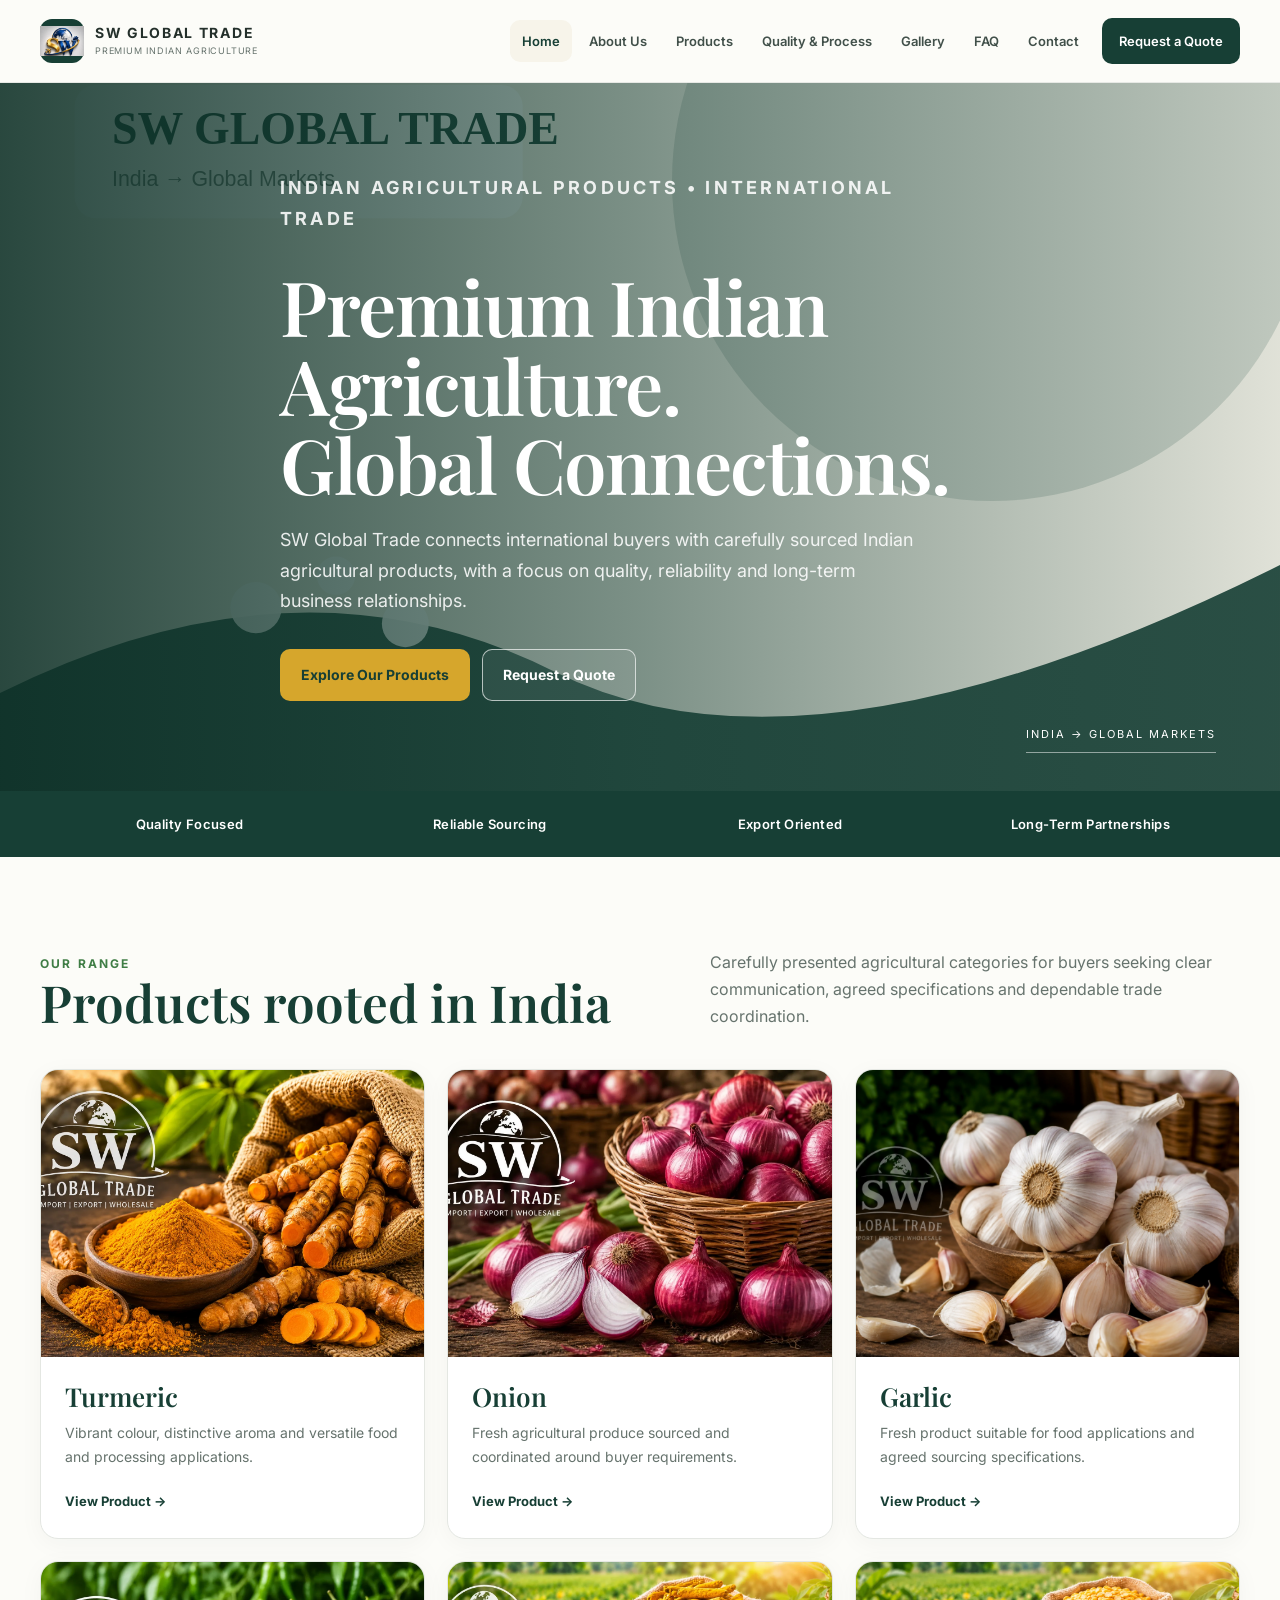
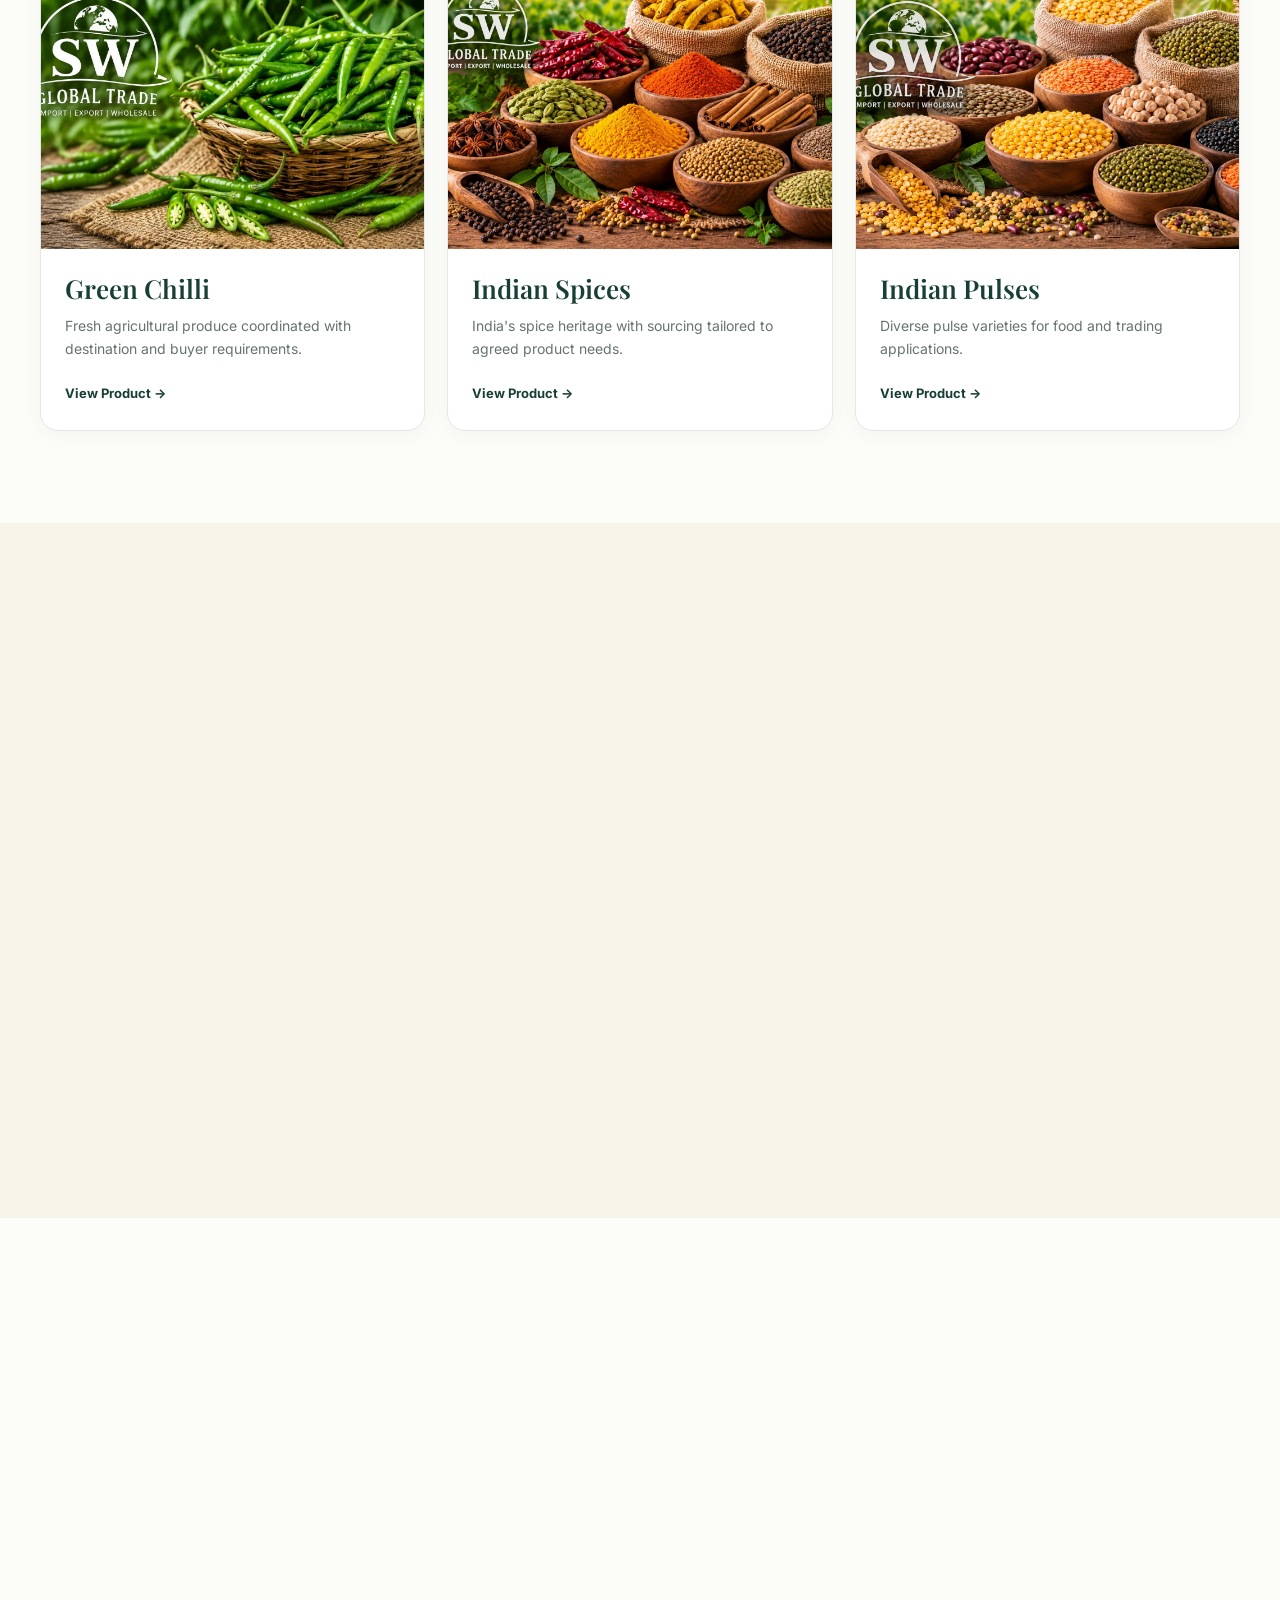
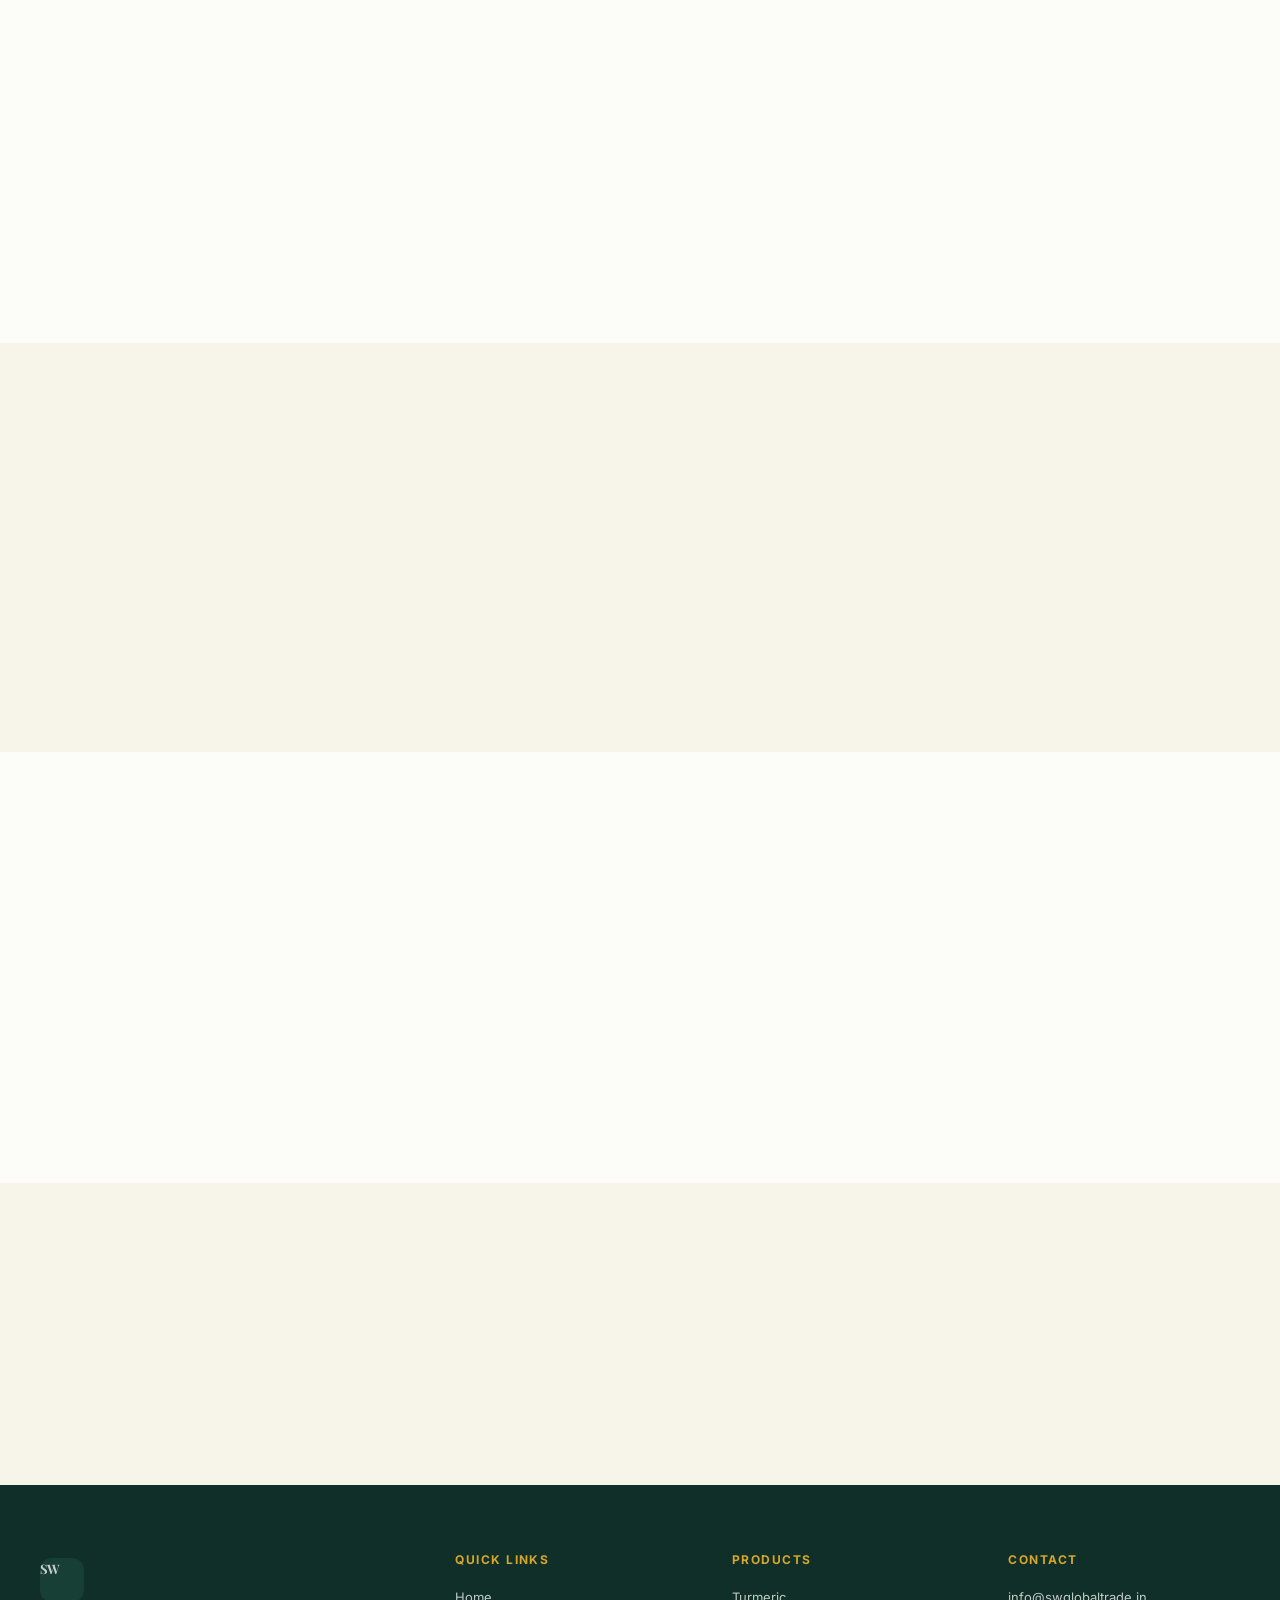
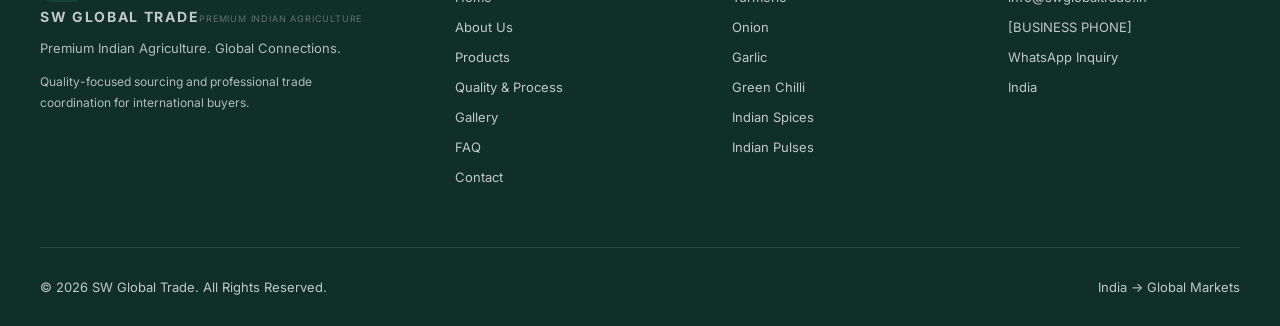
<file: index.html>
<!doctype html>
<html lang="en">
<head>
<meta charset="utf-8">
<meta name="viewport" content="width=device-width, initial-scale=1">
<title>SW Global Trade | Premium Indian Agricultural Products Exporter</title>
<meta name="description" content="SW Global Trade connects international buyers with quality-focused Indian agricultural products including turmeric, onion, garlic, green chilli, spices and pulses.">
<meta name="keywords" content="Indian agricultural products, turmeric exporter, onion exporter, garlic exporter, Indian spices, pulses, agricultural export">
<meta name="theme-color" content="#173F35">
<meta property="og:title" content="SW Global Trade | Premium Indian Agricultural Products Exporter">
<meta property="og:description" content="SW Global Trade connects international buyers with quality-focused Indian agricultural products including turmeric, onion, garlic, green chilli, spices and pulses.">
<meta property="og:type" content="website">
<meta property="og:url" content="https://swglobaltrade.in/index.html">
<link rel="canonical" href="https://swglobaltrade.in/index.html">
<link rel="icon" href="favicon.svg">
<link rel="stylesheet" href="css/style.css">
<link rel="stylesheet" href="css/responsive.css">
</head>
<body>

<header class="site-header" id="site-header">
  <div class="container nav-wrap">
    <a class="brand" href="index.html" aria-label="SW Global Trade home">
      <span class="brand-mark"><img src="assets/images/sw/sw-logo.svg" alt="sw global trade"></span>
      <span class="brand-text"><strong>SW GLOBAL TRADE</strong><small>Premium Indian Agriculture</small></span>
    </a>
    <button class="menu-toggle" type="button" aria-label="Open menu" aria-expanded="false" aria-controls="primary-nav">
      <span></span><span></span><span></span>
    </button>
    <nav class="primary-nav" id="primary-nav" aria-label="Primary navigation">
      <a data-page="index.html" href="index.html">Home</a>
      <a data-page="about.html" href="about.html">About Us</a>
      <a data-page="products.html" href="products.html">Products</a>
      <a data-page="quality-process.html" href="quality-process.html">Quality &amp; Process</a>
      <a data-page="gallery.html" href="gallery.html">Gallery</a>
      <a data-page="faq.html" href="faq.html">FAQ</a>
      <a data-page="contact.html" href="contact.html">Contact</a>
      <a class="nav-cta" href="contact.html">Request a Quote</a>
    </nav>
  </div>
</header>

<main>
<section class="hero">
  <div class="container hero-content reveal">
    <p class="eyebrow">Indian Agricultural Products • International Trade</p>
    <h1>Premium Indian Agriculture.<br>Global Connections.</h1>
    <p>SW Global Trade connects international buyers with carefully sourced Indian agricultural products, with a focus on quality, reliability and long-term business relationships.</p>
    <div class="hero-actions"><a class="btn btn-primary" href="products.html">Explore Our Products</a><a class="btn btn-outline" href="contact.html">Request a Quote</a></div>
  </div>
  <div class="india-tag">INDIA → GLOBAL MARKETS</div>
</section>
<section class="trust-strip"><div class="container trust-grid"><div class="trust-item">Quality Focused</div><div class="trust-item">Reliable Sourcing</div><div class="trust-item">Export Oriented</div><div class="trust-item">Long-Term Partnerships</div></div></section>
<section class="section"><div class="container"><div class="section-head reveal"><div><p class="eyebrow" style="color:#3F7D45">Our Range</p><h2>Products rooted in India</h2></div><p>Carefully presented agricultural categories for buyers seeking clear communication, agreed specifications and dependable trade coordination.</p></div>
<div class="cards">
<div class="card reveal"><img class="product-image" src="assets/images/sw/turmeric.webp" alt="Indian turmeric"><div class="card-body"><h3>Turmeric</h3><p>Vibrant colour, distinctive aroma and versatile food and processing applications.</p><a class="text-link" href="products.html#turmeric">View Product →</a></div></div>
<div class="card reveal"><img class="product-image" src="assets/images/sw/onion.webp" alt="Fresh Indian onions"><div class="card-body"><h3>Onion</h3><p>Fresh agricultural produce sourced and coordinated around buyer requirements.</p><a class="text-link" href="products.html#onion">View Product →</a></div></div>
<div class="card reveal"><img class="product-image" src="assets/images/sw/garlic.webp" alt="Indian garlic"><div class="card-body"><h3>Garlic</h3><p>Fresh product suitable for food applications and agreed sourcing specifications.</p><a class="text-link" href="products.html#garlic">View Product →</a></div></div>
<div class="card reveal"><img class="product-image" src="assets/images/sw/green-chilly.webp" alt="Fresh Indian green chilli"><div class="card-body"><h3>Green Chilli</h3><p>Fresh agricultural produce coordinated with destination and buyer requirements.</p><a class="text-link" href="products.html#green-chilli">View Product →</a></div></div>
<div class="card reveal"><img class="product-image" src="assets/images/sw/indian-spices.webp" alt="Indian spices"><div class="card-body"><h3>Indian Spices</h3><p>India's spice heritage with sourcing tailored to agreed product needs.</p><a class="text-link" href="products.html#spices">View Product →</a></div></div>
<div class="card reveal"><img class="product-image" src="assets/images/sw/indian-pulses.webp" alt="Indian pulses"><div class="card-body"><h3>Indian Pulses</h3><p>Diverse pulse varieties for food and trading applications.</p><a class="text-link" href="products.html#pulses">View Product →</a></div></div>
</div></div></section>
<section class="section cream"><div class="container split"><img class="reveal" src="assets/images/sw/indian-agriculture.webp" alt="Indian agriculture and sourcing"><div class="reveal"><p class="kicker">About SW Global Trade</p><h2>Connecting India's Agricultural Strength with the World</h2><p>SW Global Trade is an India-based agricultural trading and export business focused on connecting international buyers with carefully sourced Indian agricultural products. Our approach is built around understanding buyer requirements, aligning product expectations, coordinating sourcing and maintaining clear communication through the trade process.</p><p>We believe lasting international business is built on trust, responsiveness and transparent coordination—not on exaggerated claims.</p><a class="btn btn-dark" href="about.html">Discover Our Story</a></div></div></section>
<section class="section"><div class="container"><div class="section-head reveal"><div><p class="eyebrow" style="color:#3F7D45">Why SW Global Trade</p><h2>A practical approach to global sourcing</h2></div><p>Professional service designed around the needs of B2B buyers.</p></div><div class="benefits">
<div class="benefit reveal"><span>01</span><h3>Quality-Focused Sourcing</h3><p>Product selection is approached around agreed buyer requirements.</p></div>
<div class="benefit reveal"><span>02</span><h3>Consistent Product Standards</h3><p>Clear alignment on specifications helps create better trade outcomes.</p></div>
<div class="benefit reveal"><span>03</span><h3>Export-Oriented Approach</h3><p>Order preparation and coordination are structured for international trade.</p></div>
<div class="benefit reveal"><span>04</span><h3>Transparent Communication</h3><p>We aim to keep requirements, expectations and next steps clear.</p></div>
<div class="benefit reveal"><span>05</span><h3>Buyer-Centric Service</h3><p>Inquiries are discussed with attention to product, quantity and destination needs.</p></div>
<div class="benefit reveal"><span>06</span><h3>Long-Term Relationships</h3><p>We value professional partnerships built through dependable communication.</p></div>
</div></div></section>
<section class="section cream"><div class="container"><div class="section-head reveal"><div><p class="eyebrow" style="color:#3F7D45">From India to Buyers</p><h2>India to Global Markets</h2></div><p>A simple, transparent view of how we approach agricultural trade coordination.</p></div><div class="process-line">
<div class="process-step reveal"><div class="step-dot">01</div><strong>Indian Farms</strong></div><div class="process-step reveal"><div class="step-dot">02</div><strong>Sourcing</strong></div><div class="process-step reveal"><div class="step-dot">03</div><strong>Quality Selection</strong></div><div class="process-step reveal"><div class="step-dot">04</div><strong>Export Coordination</strong></div><div class="process-step reveal"><div class="step-dot">05</div><strong>Global Buyers</strong></div>
</div></div></section>
<section class="section"><div class="container quality-band reveal"><div><p class="eyebrow">Quality Commitment</p><h2>Quality Is at the Heart of Every Shipment</h2></div><p>Products can be evaluated according to applicable buyer specifications and agreed quality requirements. Packaging, documentation and shipment coordination can be aligned with the order and destination needs.</p></div></section>
<section class="cta-band"><div class="container reveal"><h2>Looking for Reliable Indian Agricultural Products?</h2><p>Tell us what you are looking for and let's discuss your sourcing requirements.</p><a class="btn btn-dark" href="contact.html">Request a Quote</a> <a class="btn" href="contact.html" style="border:1px solid var(--border)">Contact Us</a></div></section>
<script type="application/ld+json">{"@context":"https://schema.org","@type":"Organization","name":"SW Global Trade","url":"https://swglobaltrade.in/","description":"Indian agricultural products export and international trading business.","email":"info@swglobaltrade.in"}</script></main>

<footer class="site-footer">
  <div class="container footer-grid">
    <div>
      <a class="brand footer-brand" href="index.html"><span class="brand-mark">SW</span><span class="brand-text"><strong>SW GLOBAL TRADE</strong><small>Premium Indian Agriculture</small></span></a>
      <p>Premium Indian Agriculture. Global Connections.</p>
      <p class="muted">Quality-focused sourcing and professional trade coordination for international buyers.</p>
    </div>
    <div><h3>Quick Links</h3><a href="index.html">Home</a><a href="about.html">About Us</a><a href="products.html">Products</a><a href="quality-process.html">Quality &amp; Process</a><a href="gallery.html">Gallery</a><a href="faq.html">FAQ</a><a href="contact.html">Contact</a></div>
    <div><h3>Products</h3><a href="products.html#turmeric">Turmeric</a><a href="products.html#onion">Onion</a><a href="products.html#garlic">Garlic</a><a href="products.html#green-chilli">Green Chilli</a><a href="products.html#spices">Indian Spices</a><a href="products.html#pulses">Indian Pulses</a></div>
    <div><h3>Contact</h3><a href="mailto:info@swglobaltrade.in">info@swglobaltrade.in</a><a href="tel:+910000000000">[BUSINESS PHONE]</a><a href="contact.html">WhatsApp Inquiry</a><span>India</span></div>
  </div>
  <div class="container footer-bottom"><span>© 2026 SW Global Trade. All Rights Reserved.</span><span>India → Global Markets</span></div>
</footer>


<script src="js/main.js"></script>
</body></html>
</file>
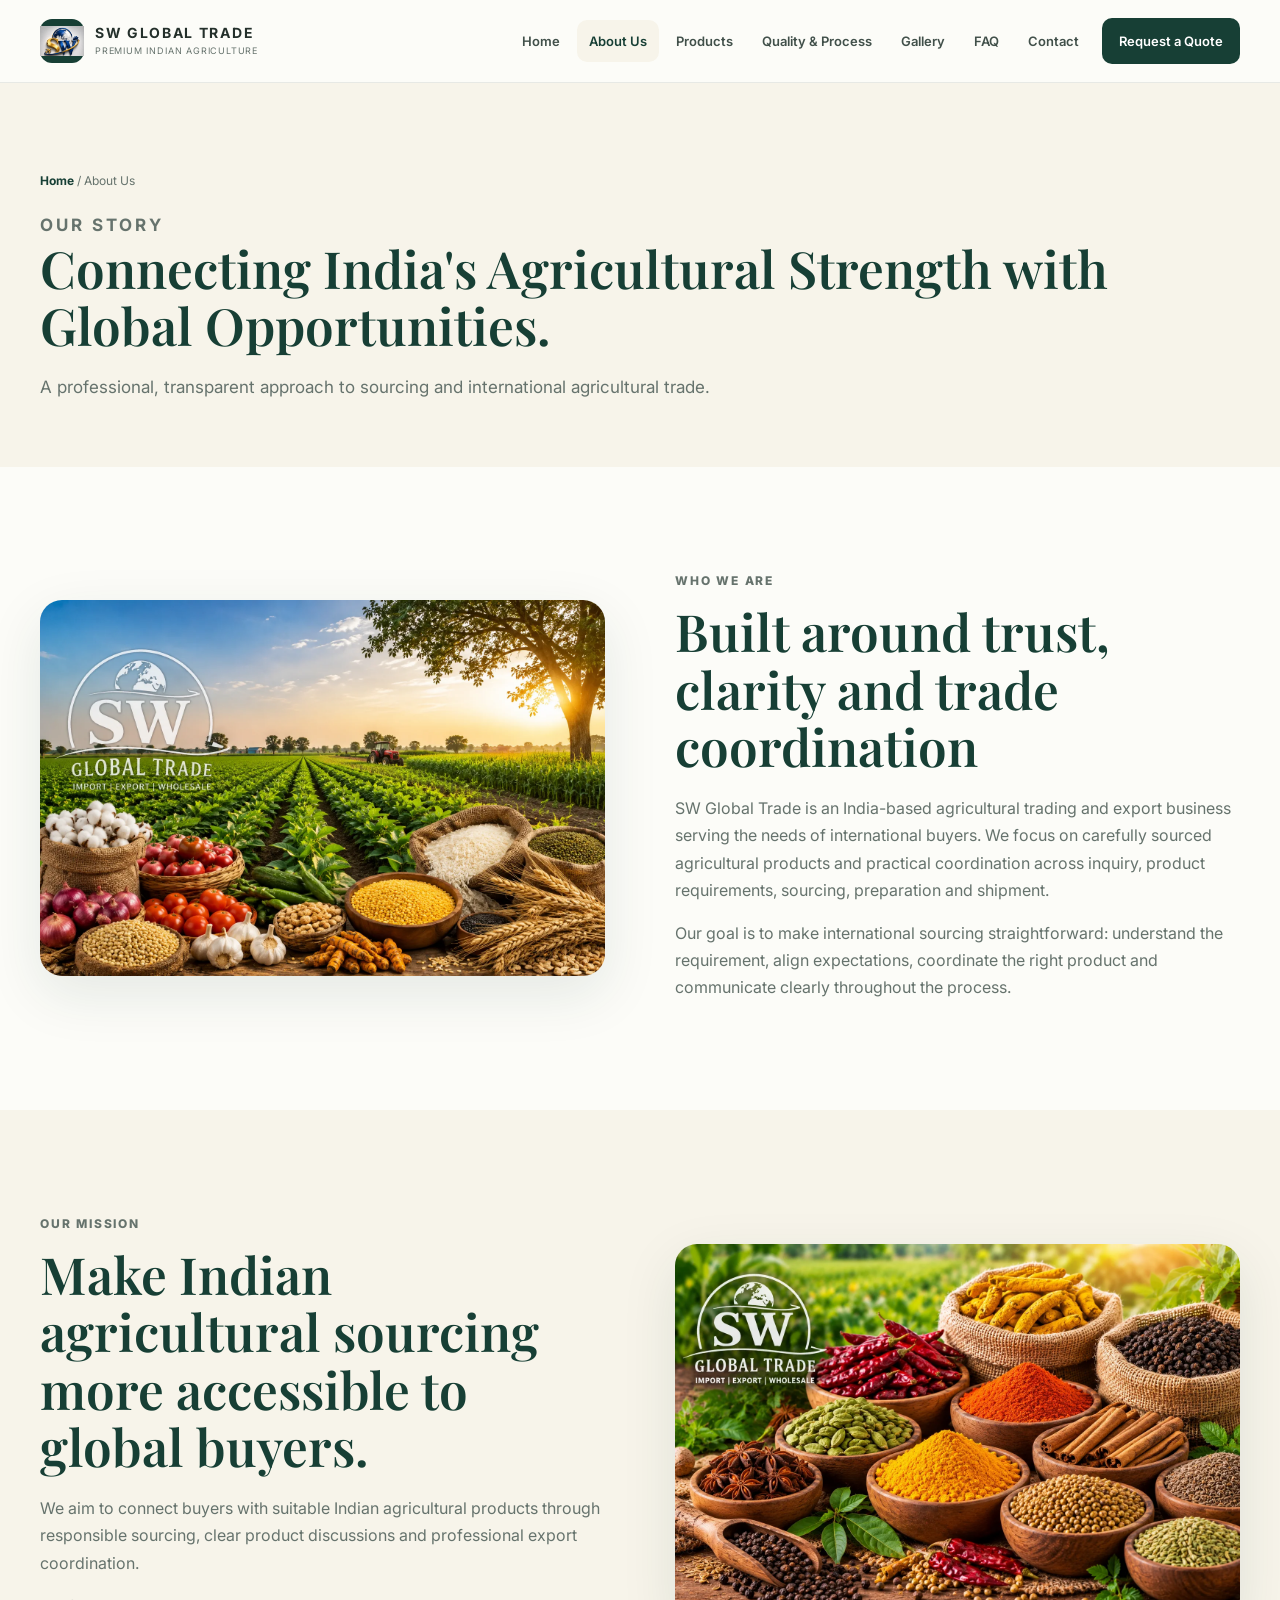
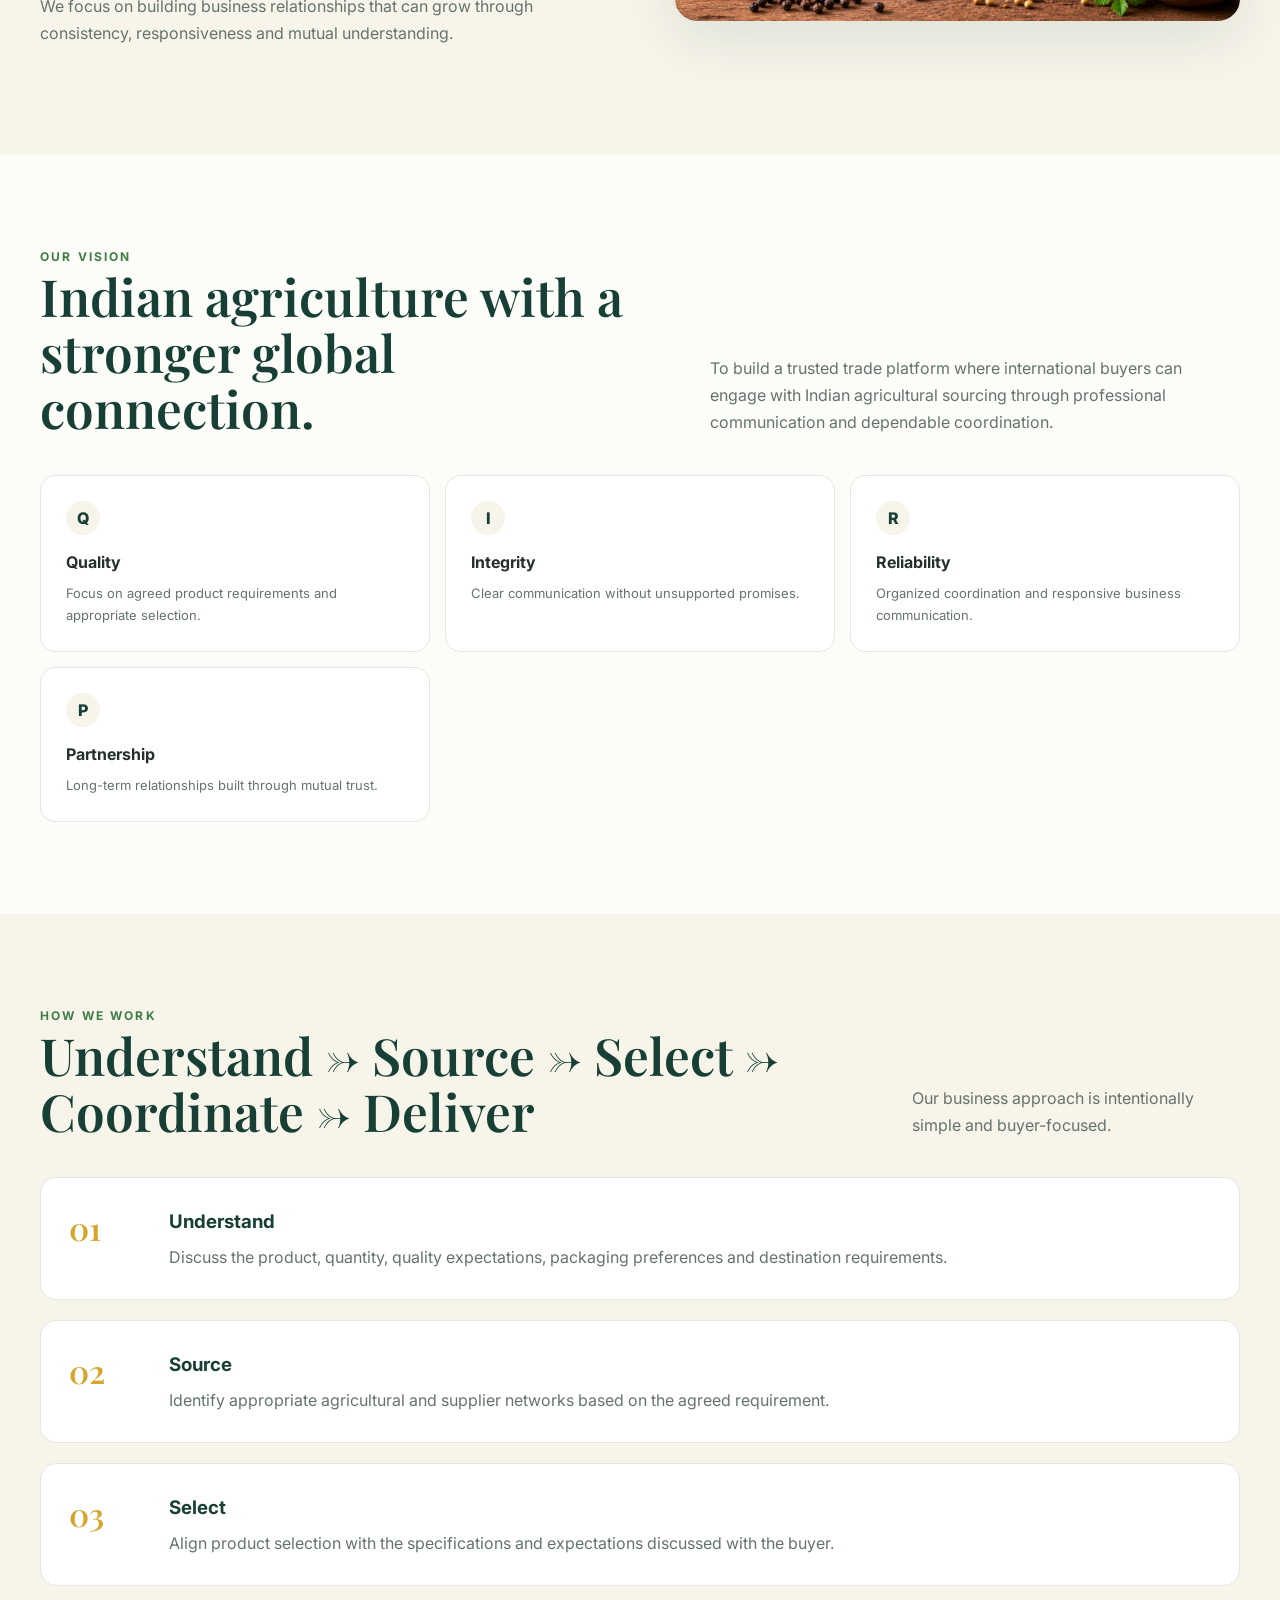
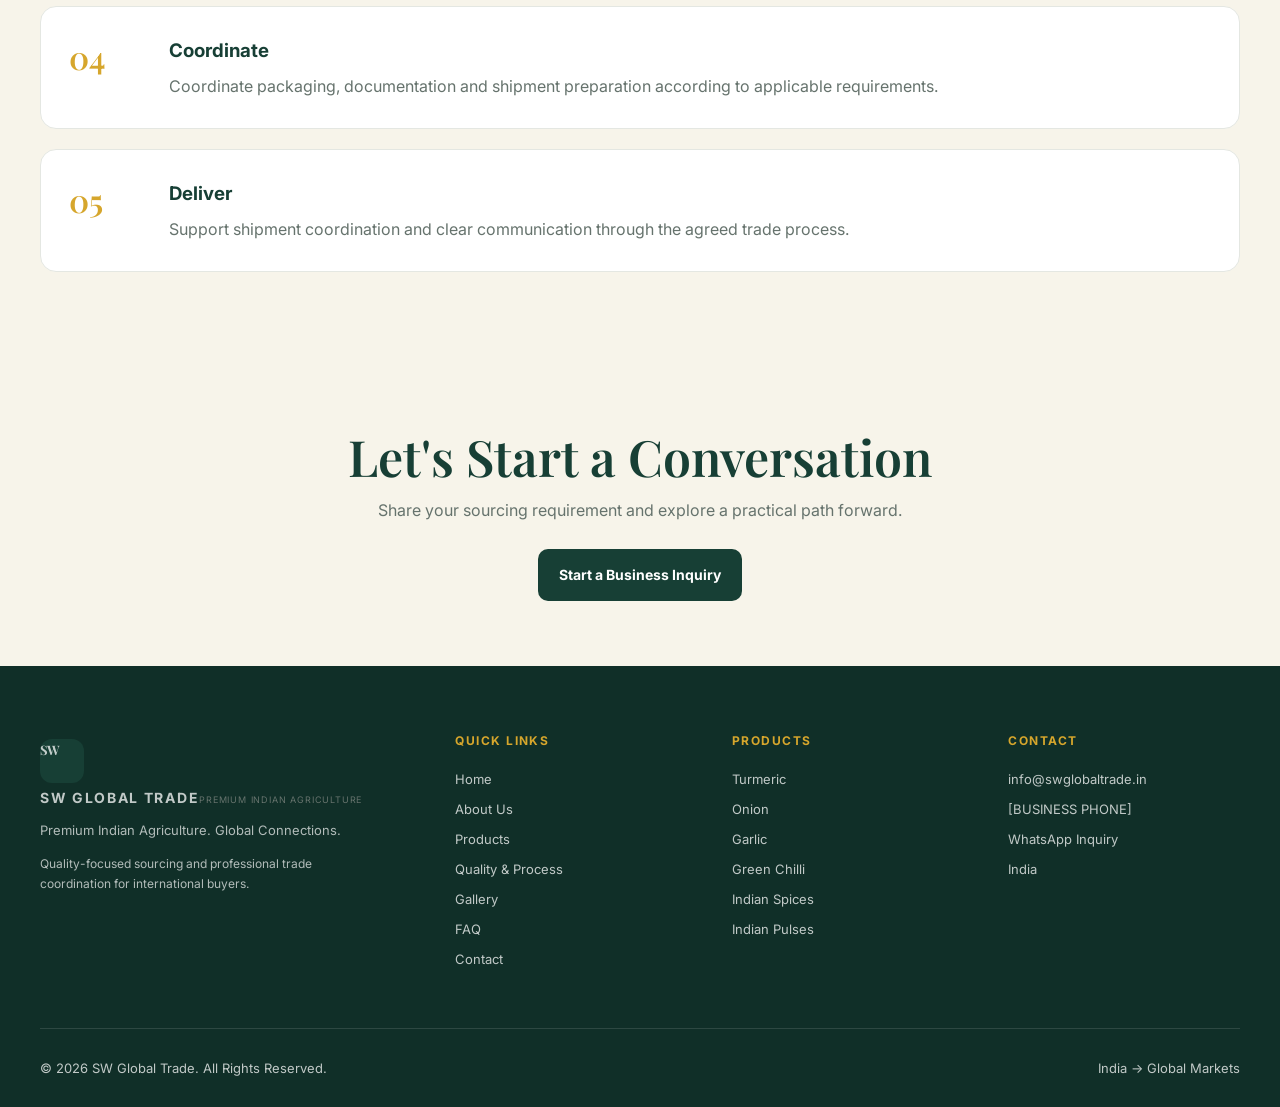
<file: about.html>
<!doctype html>
<html lang="en">
<head>
<meta charset="utf-8">
<meta name="viewport" content="width=device-width, initial-scale=1">
<title>About Us | SW Global Trade</title>
<meta name="description" content="Learn about SW Global Trade, an India-based agricultural trading and export business focused on quality, reliability and global buyer relationships.">
<meta name="keywords" content="Indian agricultural products, turmeric exporter, onion exporter, garlic exporter, Indian spices, pulses, agricultural export">
<meta name="theme-color" content="#173F35">
<meta property="og:title" content="About Us | SW Global Trade">
<meta property="og:description" content="Learn about SW Global Trade, an India-based agricultural trading and export business focused on quality, reliability and global buyer relationships.">
<meta property="og:type" content="website">
<meta property="og:url" content="https://swglobaltrade.in/about-us-|-sw-global-trade">
<link rel="canonical" href="https://swglobaltrade.in/about-us-|-sw-global-trade">
<link rel="icon" href="favicon.svg">
<link rel="stylesheet" href="css/style.css">
<link rel="stylesheet" href="css/responsive.css">
</head>
<body>

<header class="site-header" id="site-header">
  <div class="container nav-wrap">
    <a class="brand" href="index.html" aria-label="SW Global Trade home">
      <span class="brand-mark"><img src="assets/images/sw/sw-logo.svg" alt="sw global trade"></span>
      <span class="brand-text"><strong>SW GLOBAL TRADE</strong><small>Premium Indian Agriculture</small></span>
    </a>
    <button class="menu-toggle" type="button" aria-label="Open menu" aria-expanded="false" aria-controls="primary-nav">
      <span></span><span></span><span></span>
    </button>
    <nav class="primary-nav" id="primary-nav" aria-label="Primary navigation">
      <a data-page="index.html" href="index.html">Home</a>
      <a data-page="about.html" href="about.html">About Us</a>
      <a data-page="products.html" href="products.html">Products</a>
      <a data-page="quality-process.html" href="quality-process.html">Quality &amp; Process</a>
      <a data-page="gallery.html" href="gallery.html">Gallery</a>
      <a data-page="faq.html" href="faq.html">FAQ</a>
      <a data-page="contact.html" href="contact.html">Contact</a>
      <a class="nav-cta" href="contact.html">Request a Quote</a>
    </nav>
  </div>
</header>

<main><section class="page-title"><div class="container"><div class="breadcrumbs"><a href="index.html">Home</a> / About Us</div><p class="eyebrow">Our Story</p><h1>Connecting India's Agricultural Strength with Global Opportunities.</h1><p>A professional, transparent approach to sourcing and international agricultural trade.</p></div></section>
<section class="section"><div class="container split"><img class="reveal" src="assets/images/sw/indian-agriculture.webp" alt="Indian agriculture sourcing"><div class="reveal"><p class="kicker">Who We Are</p><h2>Built around trust, clarity and trade coordination</h2><p>SW Global Trade is an India-based agricultural trading and export business serving the needs of international buyers. We focus on carefully sourced agricultural products and practical coordination across inquiry, product requirements, sourcing, preparation and shipment.</p><p>Our goal is to make international sourcing straightforward: understand the requirement, align expectations, coordinate the right product and communicate clearly throughout the process.</p></div></div></section>
<section class="section cream"><div class="container split"><div class="reveal"><p class="kicker">Our Mission</p><h2>Make Indian agricultural sourcing more accessible to global buyers.</h2><p>We aim to connect buyers with suitable Indian agricultural products through responsible sourcing, clear product discussions and professional export coordination.</p><p>We focus on building business relationships that can grow through consistency, responsiveness and mutual understanding.</p></div><img class="reveal" src="assets/images/sw/indian-spices.webp" alt="Indian spices"></div></section>
<section class="section"><div class="container"><div class="section-head reveal"><div><p class="eyebrow" style="color:#3F7D45">Our Vision</p><h2>Indian agriculture with a stronger global connection.</h2></div><p>To build a trusted trade platform where international buyers can engage with Indian agricultural sourcing through professional communication and dependable coordination.</p></div><div class="benefits"><div class="benefit reveal"><span>Q</span><h3>Quality</h3><p>Focus on agreed product requirements and appropriate selection.</p></div><div class="benefit reveal"><span>I</span><h3>Integrity</h3><p>Clear communication without unsupported promises.</p></div><div class="benefit reveal"><span>R</span><h3>Reliability</h3><p>Organized coordination and responsive business communication.</p></div><div class="benefit reveal"><span>P</span><h3>Partnership</h3><p>Long-term relationships built through mutual trust.</p></div></div></div></section>
<section class="section cream"><div class="container"><div class="section-head reveal"><div><p class="eyebrow" style="color:#3F7D45">How We Work</p><h2>Understand → Source → Select → Coordinate → Deliver</h2></div><p>Our business approach is intentionally simple and buyer-focused.</p></div><div class="timeline">
<div class="timeline-item reveal"><div class="timeline-num">01</div><div><h3>Understand</h3><p>Discuss the product, quantity, quality expectations, packaging preferences and destination requirements.</p></div></div>
<div class="timeline-item reveal"><div class="timeline-num">02</div><div><h3>Source</h3><p>Identify appropriate agricultural and supplier networks based on the agreed requirement.</p></div></div>
<div class="timeline-item reveal"><div class="timeline-num">03</div><div><h3>Select</h3><p>Align product selection with the specifications and expectations discussed with the buyer.</p></div></div>
<div class="timeline-item reveal"><div class="timeline-num">04</div><div><h3>Coordinate</h3><p>Coordinate packaging, documentation and shipment preparation according to applicable requirements.</p></div></div>
<div class="timeline-item reveal"><div class="timeline-num">05</div><div><h3>Deliver</h3><p>Support shipment coordination and clear communication through the agreed trade process.</p></div></div>
</div></div></section>
<section class="cta-band"><div class="container"><h2>Let's Start a Conversation</h2><p>Share your sourcing requirement and explore a practical path forward.</p><a class="btn btn-dark" href="contact.html">Start a Business Inquiry</a></div></section></main>

<footer class="site-footer">
  <div class="container footer-grid">
    <div>
      <a class="brand footer-brand" href="index.html"><span class="brand-mark">SW</span><span class="brand-text"><strong>SW GLOBAL TRADE</strong><small>Premium Indian Agriculture</small></span></a>
      <p>Premium Indian Agriculture. Global Connections.</p>
      <p class="muted">Quality-focused sourcing and professional trade coordination for international buyers.</p>
    </div>
    <div><h3>Quick Links</h3><a href="index.html">Home</a><a href="about.html">About Us</a><a href="products.html">Products</a><a href="quality-process.html">Quality &amp; Process</a><a href="gallery.html">Gallery</a><a href="faq.html">FAQ</a><a href="contact.html">Contact</a></div>
    <div><h3>Products</h3><a href="products.html#turmeric">Turmeric</a><a href="products.html#onion">Onion</a><a href="products.html#garlic">Garlic</a><a href="products.html#green-chilli">Green Chilli</a><a href="products.html#spices">Indian Spices</a><a href="products.html#pulses">Indian Pulses</a></div>
    <div><h3>Contact</h3><a href="mailto:info@swglobaltrade.in">info@swglobaltrade.in</a><a href="tel:+910000000000">[BUSINESS PHONE]</a><a href="contact.html">WhatsApp Inquiry</a><span>India</span></div>
  </div>
  <div class="container footer-bottom"><span>© 2026 SW Global Trade. All Rights Reserved.</span><span>India → Global Markets</span></div>
</footer>


<script src="js/main.js"></script>
</body></html>
</file>
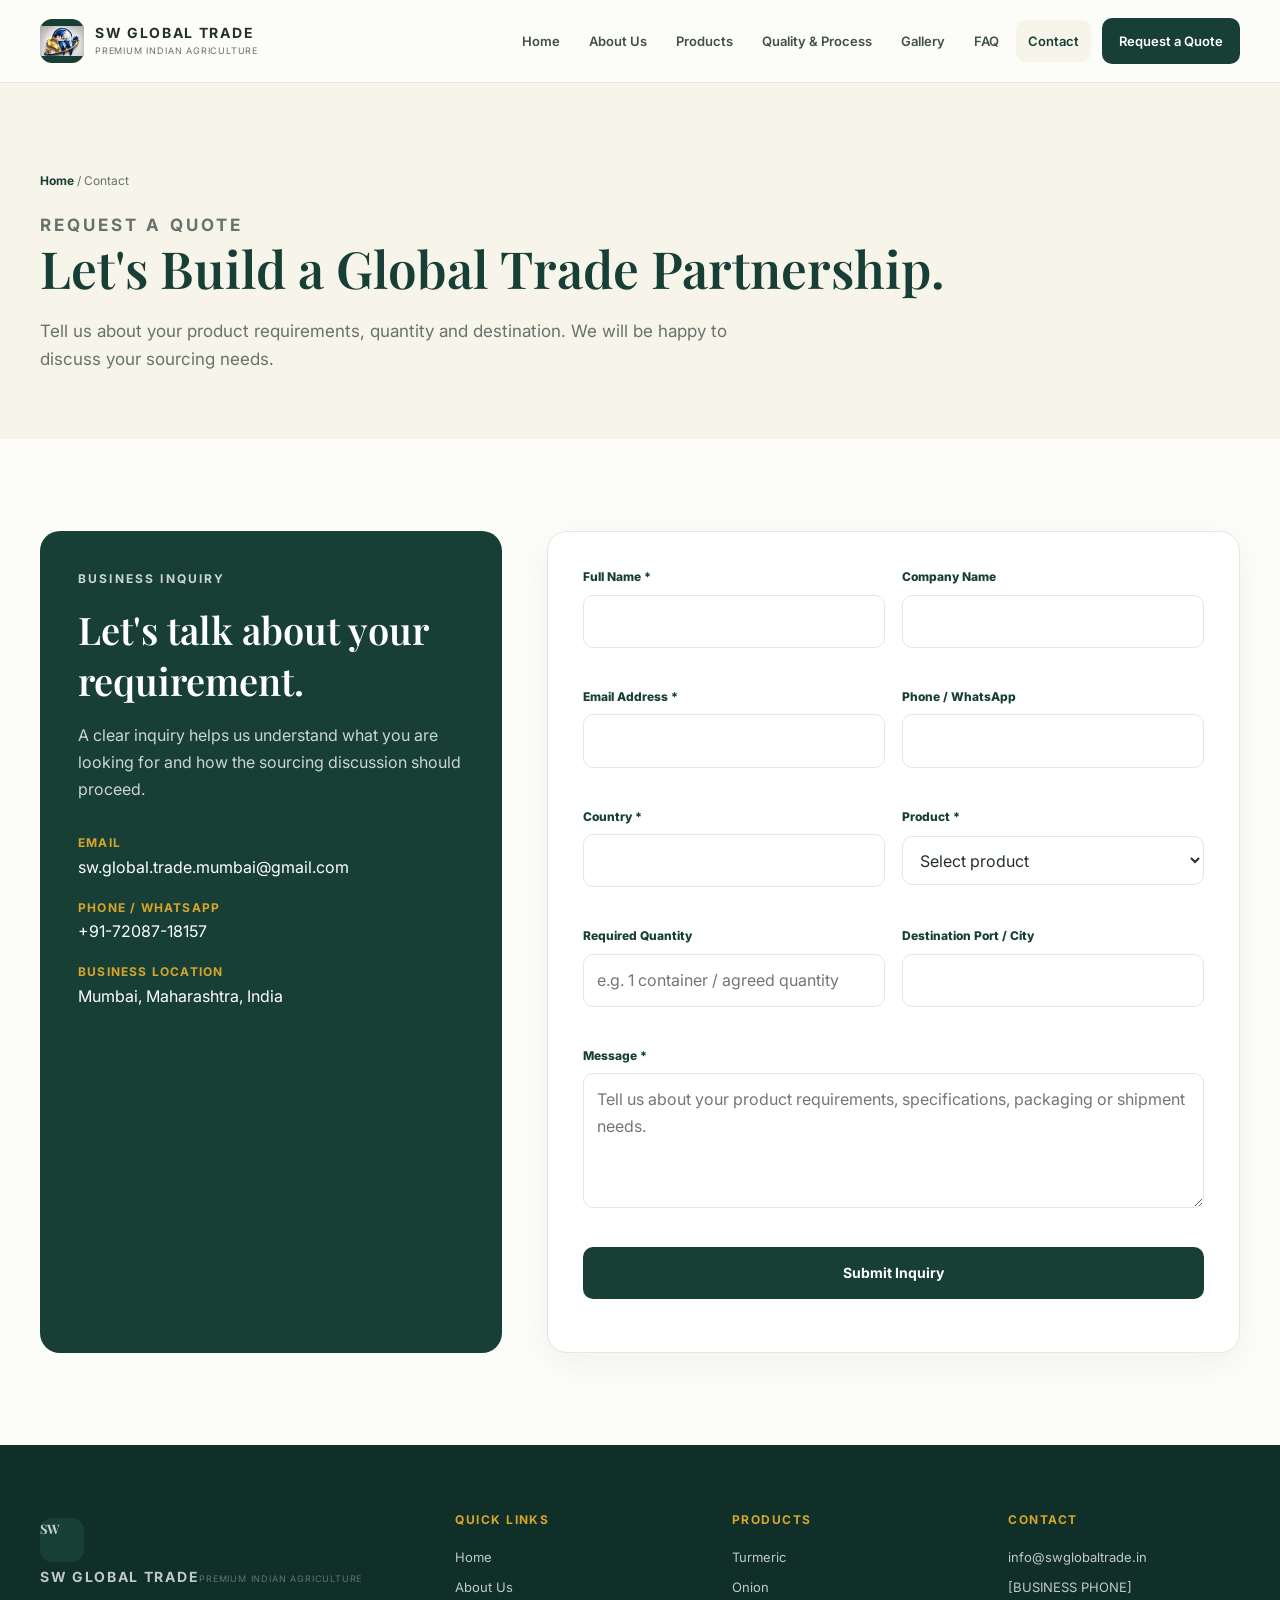
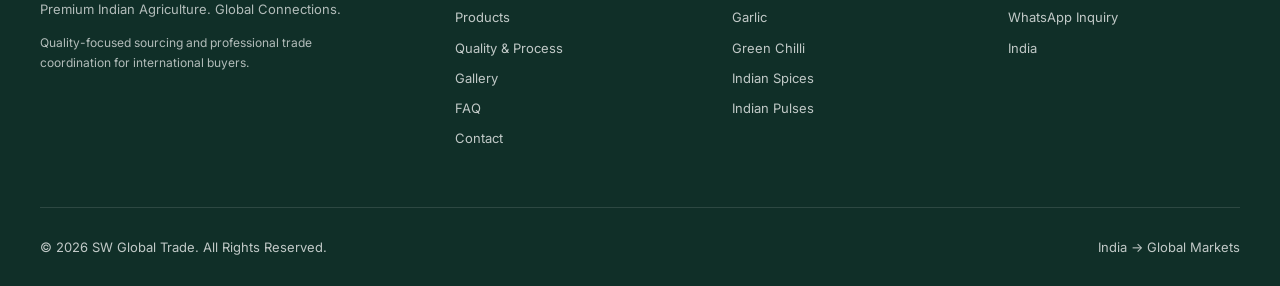
<file: contact.html>
<!doctype html>
<html lang="en">
<head>
<meta charset="utf-8">
<meta name="viewport" content="width=device-width, initial-scale=1">
<title>Contact / Request a Quote | SW Global Trade</title>
<meta name="description" content="Contact SW Global Trade for Indian agricultural product sourcing, quotation requests and international trade inquiries.">
<meta name="keywords" content="Indian agricultural products, turmeric exporter, onion exporter, garlic exporter, Indian spices, pulses, agricultural export">
<meta name="theme-color" content="#173F35">
<meta property="og:title" content="Contact / Request a Quote | SW Global Trade">
<meta property="og:description" content="Contact SW Global Trade for Indian agricultural product sourcing, quotation requests and international trade inquiries.">
<meta property="og:type" content="website">
<meta property="og:url" content="https://swglobaltrade.in/contact-/-request-a-quote-|-sw-global-trade">
<link rel="canonical" href="https://swglobaltrade.in/contact-/-request-a-quote-|-sw-global-trade">
<link rel="icon" href="favicon.svg">
<link rel="stylesheet" href="css/style.css">
<link rel="stylesheet" href="css/responsive.css">
</head>
<body>

<header class="site-header" id="site-header">
  <div class="container nav-wrap">
    <a class="brand" href="index.html" aria-label="SW Global Trade home">
      <span class="brand-mark"><img src="assets/images/sw/sw-logo.svg" alt="sw global trade"></span>
      <span class="brand-text"><strong>SW GLOBAL TRADE</strong><small>Premium Indian Agriculture</small></span>
    </a>
    <button class="menu-toggle" type="button" aria-label="Open menu" aria-expanded="false" aria-controls="primary-nav">
      <span></span><span></span><span></span>
    </button>
    <nav class="primary-nav" id="primary-nav" aria-label="Primary navigation">
      <a data-page="index.html" href="index.html">Home</a>
      <a data-page="about.html" href="about.html">About Us</a>
      <a data-page="products.html" href="products.html">Products</a>
      <a data-page="quality-process.html" href="quality-process.html">Quality &amp; Process</a>
      <a data-page="gallery.html" href="gallery.html">Gallery</a>
      <a data-page="faq.html" href="faq.html">FAQ</a>
      <a data-page="contact.html" href="contact.html">Contact</a>
      <a class="nav-cta" href="contact.html">Request a Quote</a>
    </nav>
  </div>
</header>

<main><section class="page-title"><div class="container"><div class="breadcrumbs"><a href="index.html">Home</a> / Contact</div><p class="eyebrow">Request a Quote</p><h1>Let's Build a Global Trade Partnership.</h1><p>Tell us about your product requirements, quantity and destination. We will be happy to discuss your sourcing needs.</p></div></section>
<section class="section"><div class="container contact-grid">
<aside class="contact-panel reveal"><p class="eyebrow">Business Inquiry</p><h2>Let's talk about your requirement.</h2><p>A clear inquiry helps us understand what you are looking for and how the sourcing discussion should proceed.</p><div class="contact-info"><div><strong>Email</strong><a href="mailto:sw.global.trade.mumbai@gmail.com">sw.global.trade.mumbai@gmail.com</a></div><div><strong>Phone / WhatsApp</strong><span><a href="tel:+917208718157">+91-72087-18157</a></span></div><div><strong>Business Location</strong><span>Mumbai, Maharashtra, India</span></div></div></aside>
<div class="form-card reveal"><div class="form-status" role="status"></div>


<form id="inquiry-form" novalidate><div class="form-grid">


<input id="access_key" name="access_key" type="hidden" autocomplete="name" value="5b67dcf9-b715-40ed-a307-897fd415a2de"/>

<div class="field"><label for="name">Full Name *</label><input id="name" name="name" autocomplete="name" required><span class="error"></span></div>
<div class="field"><label for="company">Company Name</label><input id="company" name="company" autocomplete="organization"><span class="error"></span></div>
<div class="field"><label for="email">Email Address *</label><input id="email" name="email" type="email" autocomplete="email" required><span class="error"></span></div>
<div class="field"><label for="phone">Phone / WhatsApp</label><input id="phone" name="phone" autocomplete="tel"><span class="error"></span></div>
<div class="field"><label for="country">Country *</label><input id="country" name="country" autocomplete="country-name" required><span class="error"></span></div>
<div class="field"><label for="product">Product *</label><select id="product" name="product" required><option value="">Select product</option><option>Turmeric</option><option>Onion</option><option>Garlic</option><option>Green Chilli</option><option>Indian Spices</option><option>Indian Pulses</option><option>Other / Custom Requirement</option></select><span class="error"></span></div>
<div class="field"><label for="quantity">Required Quantity</label><input id="quantity" name="quantity" placeholder="e.g. 1 container / agreed quantity"><span class="error"></span></div>
<div class="field"><label for="destination">Destination Port / City</label><input id="destination" name="destination"><span class="error"></span></div>
<div class="field full"><label for="message">Message *</label><textarea id="message" name="message" required placeholder="Tell us about your product requirements, specifications, packaging or shipment needs."></textarea><span class="error"></span></div>

<div class="field full"><button class="btn btn-dark" type="submit">Submit Inquiry</button></div>
</div></form>
<div id="form-actions" hidden style="margin-top:18px;display:flex;gap:10px;flex-wrap:wrap">

<!--<button class="btn btn-primary email-action" type="submit">Send by Email</button>
<a class="btn btn-primary email-action" href="#" id="emailEnquirySubmit">Send by Email</a>
<a class="btn btn-dark wa-action" href="#" target="_blank" rel="noopener">Send on WhatsApp</a>-->

</div>
<!--<p style="font-size:11px;color:var(--muted);margin-top:20px">Static website note: replace the configurable email, WhatsApp number and address in <code>js/main.js</code> and this page before launch.</p>-->
</div></div></section></main>

<footer class="site-footer">
  <div class="container footer-grid">
    <div>
      <a class="brand footer-brand" href="index.html"><span class="brand-mark">SW</span><span class="brand-text"><strong>SW GLOBAL TRADE</strong><small>Premium Indian Agriculture</small></span></a>
      <p>Premium Indian Agriculture. Global Connections.</p>
      <p class="muted">Quality-focused sourcing and professional trade coordination for international buyers.</p>
    </div>
    <div><h3>Quick Links</h3><a href="index.html">Home</a><a href="about.html">About Us</a><a href="products.html">Products</a><a href="quality-process.html">Quality &amp; Process</a><a href="gallery.html">Gallery</a><a href="faq.html">FAQ</a><a href="contact.html">Contact</a></div>
    <div><h3>Products</h3><a href="products.html#turmeric">Turmeric</a><a href="products.html#onion">Onion</a><a href="products.html#garlic">Garlic</a><a href="products.html#green-chilli">Green Chilli</a><a href="products.html#spices">Indian Spices</a><a href="products.html#pulses">Indian Pulses</a></div>
    <div><h3>Contact</h3><a href="mailto:info@swglobaltrade.in">info@swglobaltrade.in</a><a href="tel:+910000000000">[BUSINESS PHONE]</a><a href="contact.html">WhatsApp Inquiry</a><span>India</span></div>
  </div>
  <div class="container footer-bottom"><span>© 2026 SW Global Trade. All Rights Reserved.</span><span>India → Global Markets</span></div>
</footer>

<script src="js/contact.js"></script>


<script src="js/main.js"></script>
</body></html>
</file>
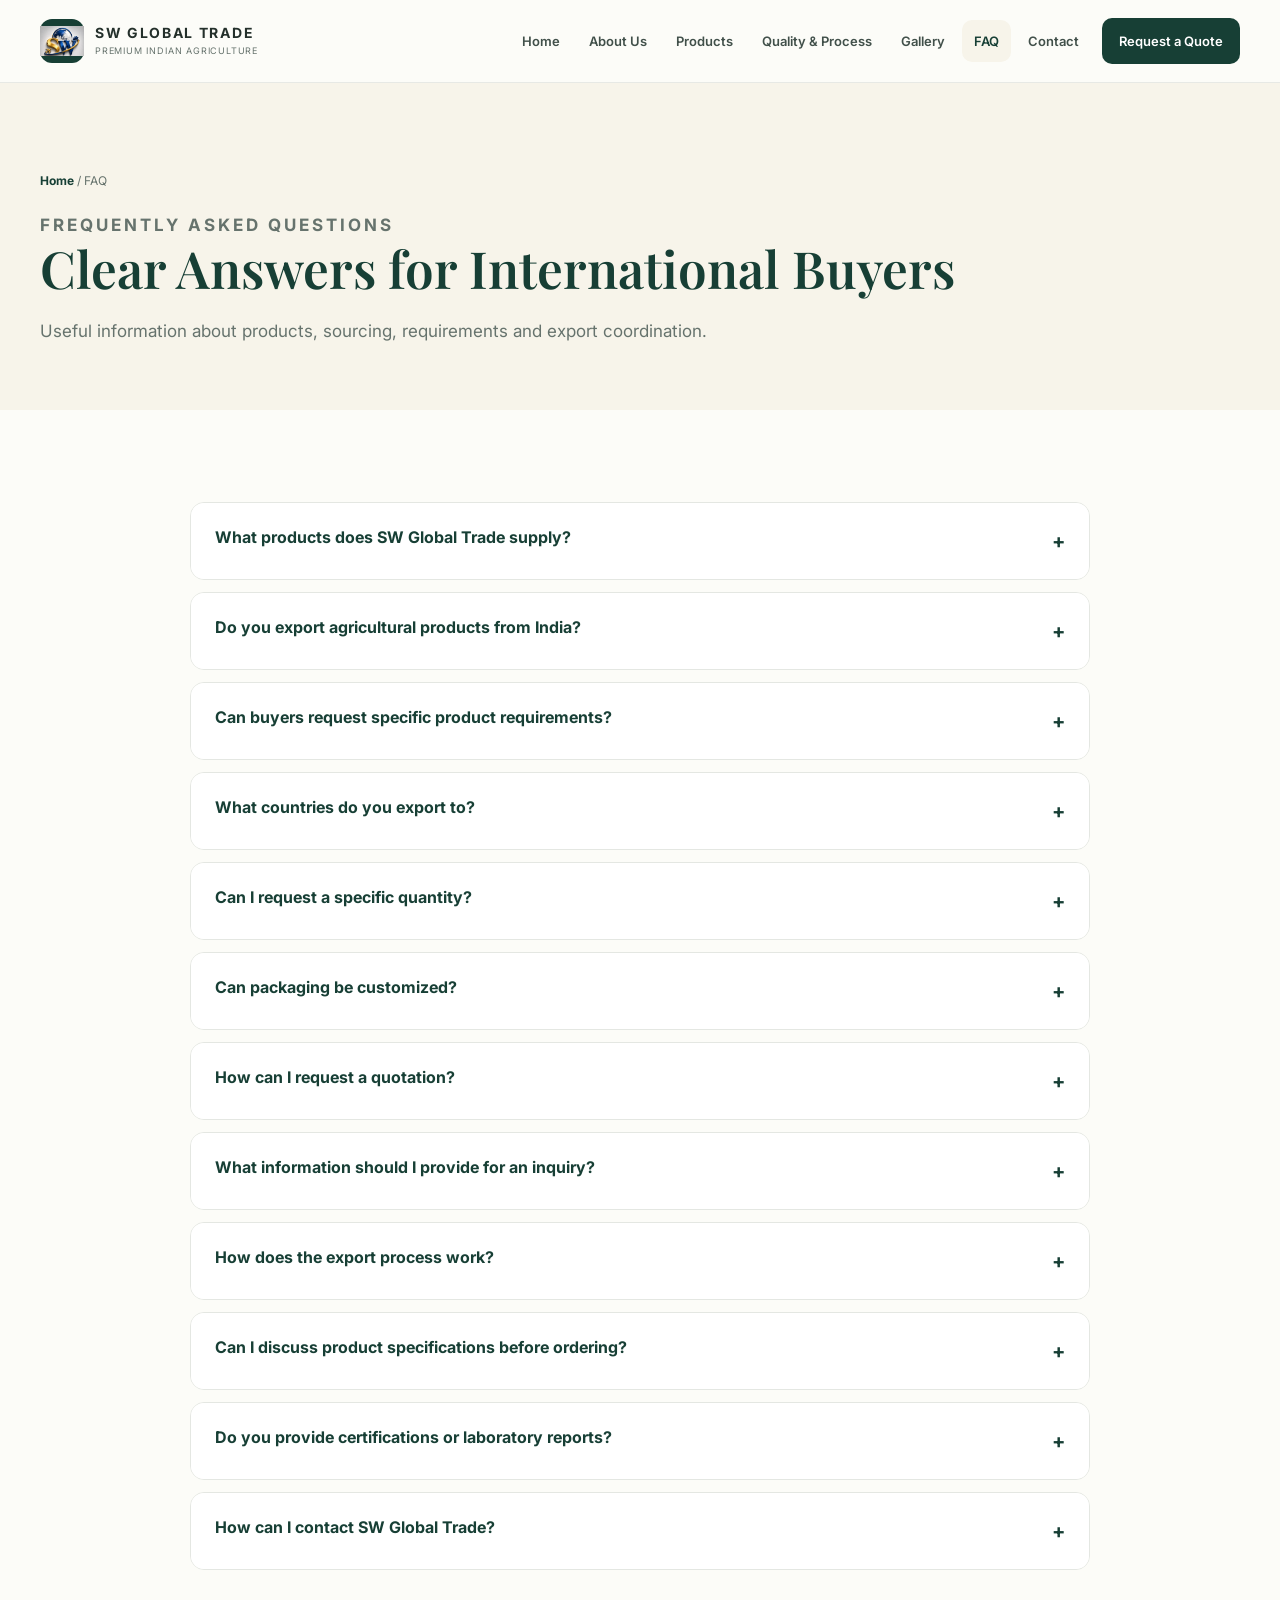
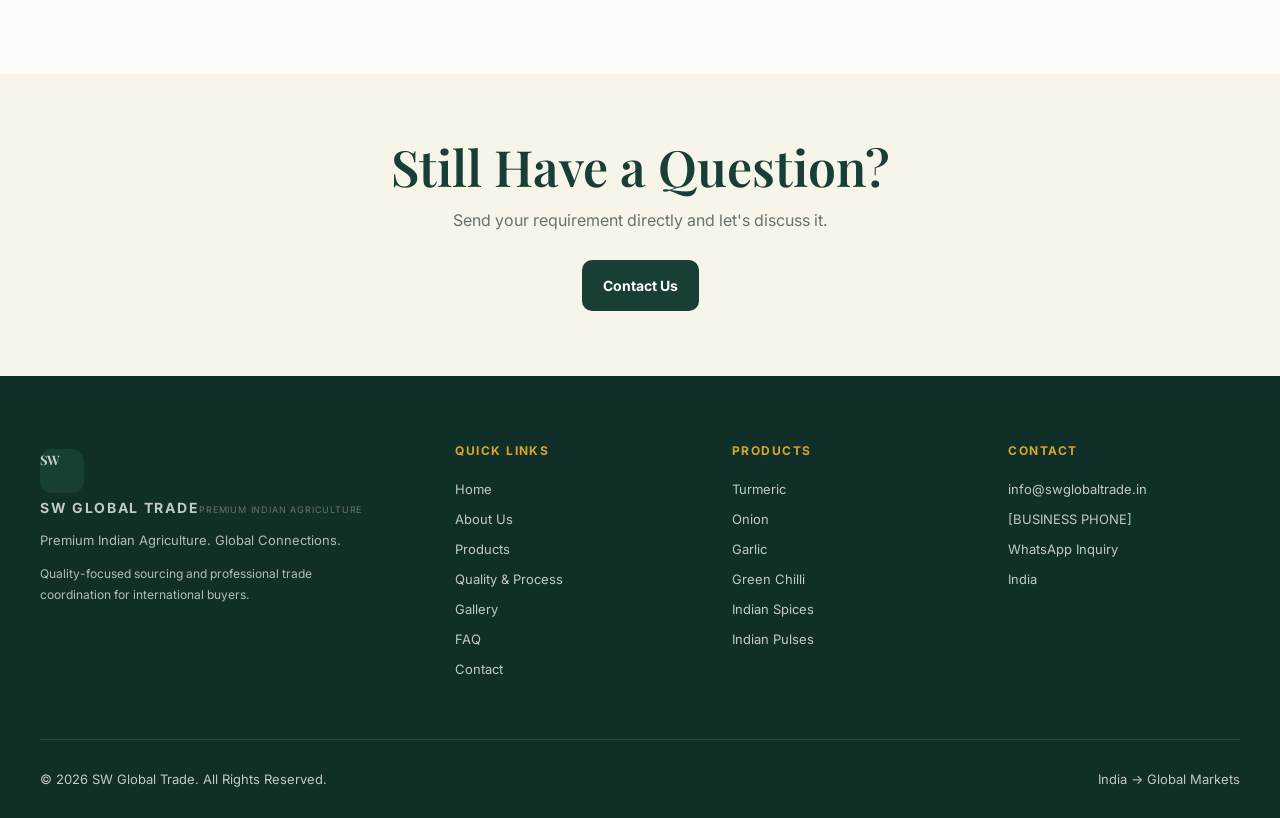
<file: faq.html>
<!doctype html>
<html lang="en">
<head>
<meta charset="utf-8">
<meta name="viewport" content="width=device-width, initial-scale=1">
<title>FAQ | SW Global Trade</title>
<meta name="description" content="Frequently asked questions about SW Global Trade&#x27;s Indian agricultural products, sourcing and export process.">
<meta name="keywords" content="Indian agricultural products, turmeric exporter, onion exporter, garlic exporter, Indian spices, pulses, agricultural export">
<meta name="theme-color" content="#173F35">
<meta property="og:title" content="FAQ | SW Global Trade">
<meta property="og:description" content="Frequently asked questions about SW Global Trade&#x27;s Indian agricultural products, sourcing and export process.">
<meta property="og:type" content="website">
<meta property="og:url" content="https://swglobaltrade.in/faq-|-sw-global-trade">
<link rel="canonical" href="https://swglobaltrade.in/faq-|-sw-global-trade">
<link rel="icon" href="favicon.svg">
<link rel="stylesheet" href="css/style.css">
<link rel="stylesheet" href="css/responsive.css">
</head>
<body>

<header class="site-header" id="site-header">
  <div class="container nav-wrap">
    <a class="brand" href="index.html" aria-label="SW Global Trade home">
      <span class="brand-mark"><img src="assets/images/sw/sw-logo.svg" alt="sw global trade"></span>
      <span class="brand-text"><strong>SW GLOBAL TRADE</strong><small>Premium Indian Agriculture</small></span>
    </a>
    <button class="menu-toggle" type="button" aria-label="Open menu" aria-expanded="false" aria-controls="primary-nav">
      <span></span><span></span><span></span>
    </button>
    <nav class="primary-nav" id="primary-nav" aria-label="Primary navigation">
      <a data-page="index.html" href="index.html">Home</a>
      <a data-page="about.html" href="about.html">About Us</a>
      <a data-page="products.html" href="products.html">Products</a>
      <a data-page="quality-process.html" href="quality-process.html">Quality &amp; Process</a>
      <a data-page="gallery.html" href="gallery.html">Gallery</a>
      <a data-page="faq.html" href="faq.html">FAQ</a>
      <a data-page="contact.html" href="contact.html">Contact</a>
      <a class="nav-cta" href="contact.html">Request a Quote</a>
    </nav>
  </div>
</header>

<main><section class="page-title"><div class="container"><div class="breadcrumbs"><a href="index.html">Home</a> / FAQ</div><p class="eyebrow">Frequently Asked Questions</p><h1>Clear Answers for International Buyers</h1><p>Useful information about products, sourcing, requirements and export coordination.</p></div></section><section class="section"><div class="container faq-list"><div class="faq-item reveal"><button class="faq-question" aria-expanded="false" aria-controls="faq-0" id="q-0"><span>What products does SW Global Trade supply?</span><span class="faq-icon" aria-hidden="true">+</span></button><div class="faq-answer" id="faq-0" role="region" aria-labelledby="q-0"><p>Our core categories include turmeric, onion, garlic, green chilli, Indian spices and Indian pulses. Specific product availability and requirements can be discussed for each inquiry.</p></div></div><div class="faq-item reveal"><button class="faq-question" aria-expanded="false" aria-controls="faq-1" id="q-1"><span>Do you export agricultural products from India?</span><span class="faq-icon" aria-hidden="true">+</span></button><div class="faq-answer" id="faq-1" role="region" aria-labelledby="q-1"><p>SW Global Trade is positioned around Indian agricultural product sourcing and international trade coordination. Order and destination requirements are discussed case by case.</p></div></div><div class="faq-item reveal"><button class="faq-question" aria-expanded="false" aria-controls="faq-2" id="q-2"><span>Can buyers request specific product requirements?</span><span class="faq-icon" aria-hidden="true">+</span></button><div class="faq-answer" id="faq-2" role="region" aria-labelledby="q-2"><p>Yes. Buyers can share product preferences, quantity, packaging expectations, destination and other agreed specifications so the inquiry can be evaluated appropriately.</p></div></div><div class="faq-item reveal"><button class="faq-question" aria-expanded="false" aria-controls="faq-3" id="q-3"><span>What countries do you export to?</span><span class="faq-icon" aria-hidden="true">+</span></button><div class="faq-answer" id="faq-3" role="region" aria-labelledby="q-3"><p>We work with international buyers and discuss destination-specific requirements based on the order and applicable export conditions. We do not publish a fixed country list unless it is verified.</p></div></div><div class="faq-item reveal"><button class="faq-question" aria-expanded="false" aria-controls="faq-4" id="q-4"><span>Can I request a specific quantity?</span><span class="faq-icon" aria-hidden="true">+</span></button><div class="faq-answer" id="faq-4" role="region" aria-labelledby="q-4"><p>Yes. Please include the required quantity in your inquiry so the sourcing and quotation discussion can be based on your requirement.</p></div></div><div class="faq-item reveal"><button class="faq-question" aria-expanded="false" aria-controls="faq-5" id="q-5"><span>Can packaging be customized?</span><span class="faq-icon" aria-hidden="true">+</span></button><div class="faq-answer" id="faq-5" role="region" aria-labelledby="q-5"><p>Packaging can be discussed according to the product, buyer requirements, shipment conditions and destination needs.</p></div></div><div class="faq-item reveal"><button class="faq-question" aria-expanded="false" aria-controls="faq-6" id="q-6"><span>How can I request a quotation?</span><span class="faq-icon" aria-hidden="true">+</span></button><div class="faq-answer" id="faq-6" role="region" aria-labelledby="q-6"><p>Use the Contact / Request a Quote page and provide your name, company, country, product, quantity, destination and message.</p></div></div><div class="faq-item reveal"><button class="faq-question" aria-expanded="false" aria-controls="faq-7" id="q-7"><span>What information should I provide for an inquiry?</span><span class="faq-icon" aria-hidden="true">+</span></button><div class="faq-answer" id="faq-7" role="region" aria-labelledby="q-7"><p>The most useful details are product name, desired quantity, quality/specification expectations, packaging preference, destination and target shipment timing.</p></div></div><div class="faq-item reveal"><button class="faq-question" aria-expanded="false" aria-controls="faq-8" id="q-8"><span>How does the export process work?</span><span class="faq-icon" aria-hidden="true">+</span></button><div class="faq-answer" id="faq-8" role="region" aria-labelledby="q-8"><p>The general flow is buyer inquiry, requirement discussion, product sourcing, quality and specification alignment, packaging and export preparation, shipment coordination and international delivery.</p></div></div><div class="faq-item reveal"><button class="faq-question" aria-expanded="false" aria-controls="faq-9" id="q-9"><span>Can I discuss product specifications before ordering?</span><span class="faq-icon" aria-hidden="true">+</span></button><div class="faq-answer" id="faq-9" role="region" aria-labelledby="q-9"><p>Yes. We encourage clear requirement discussions before order confirmation so product expectations and applicable requirements are understood.</p></div></div><div class="faq-item reveal"><button class="faq-question" aria-expanded="false" aria-controls="faq-10" id="q-10"><span>Do you provide certifications or laboratory reports?</span><span class="faq-icon" aria-hidden="true">+</span></button><div class="faq-answer" id="faq-10" role="region" aria-labelledby="q-10"><p>Specific certifications, reports or inspections should be confirmed for the relevant product and order. We do not claim certifications or testing that have not been verified.</p></div></div><div class="faq-item reveal"><button class="faq-question" aria-expanded="false" aria-controls="faq-11" id="q-11"><span>How can I contact SW Global Trade?</span><span class="faq-icon" aria-hidden="true">+</span></button><div class="faq-answer" id="faq-11" role="region" aria-labelledby="q-11"><p>You can use the inquiry form on the Contact page. Email and WhatsApp options are provided there as configurable business contact channels.</p></div></div></div></section><section class="cta-band"><div class="container"><h2>Still Have a Question?</h2><p>Send your requirement directly and let's discuss it.</p><a class="btn btn-dark" href="contact.html">Contact Us</a></div></section></main>

<footer class="site-footer">
  <div class="container footer-grid">
    <div>
      <a class="brand footer-brand" href="index.html"><span class="brand-mark">SW</span><span class="brand-text"><strong>SW GLOBAL TRADE</strong><small>Premium Indian Agriculture</small></span></a>
      <p>Premium Indian Agriculture. Global Connections.</p>
      <p class="muted">Quality-focused sourcing and professional trade coordination for international buyers.</p>
    </div>
    <div><h3>Quick Links</h3><a href="index.html">Home</a><a href="about.html">About Us</a><a href="products.html">Products</a><a href="quality-process.html">Quality &amp; Process</a><a href="gallery.html">Gallery</a><a href="faq.html">FAQ</a><a href="contact.html">Contact</a></div>
    <div><h3>Products</h3><a href="products.html#turmeric">Turmeric</a><a href="products.html#onion">Onion</a><a href="products.html#garlic">Garlic</a><a href="products.html#green-chilli">Green Chilli</a><a href="products.html#spices">Indian Spices</a><a href="products.html#pulses">Indian Pulses</a></div>
    <div><h3>Contact</h3><a href="mailto:info@swglobaltrade.in">info@swglobaltrade.in</a><a href="tel:+910000000000">[BUSINESS PHONE]</a><a href="contact.html">WhatsApp Inquiry</a><span>India</span></div>
  </div>
  <div class="container footer-bottom"><span>© 2026 SW Global Trade. All Rights Reserved.</span><span>India → Global Markets</span></div>
</footer>

<script src="js/faq.js"></script>
<script src="js/main.js"></script>
</body></html>
</file>
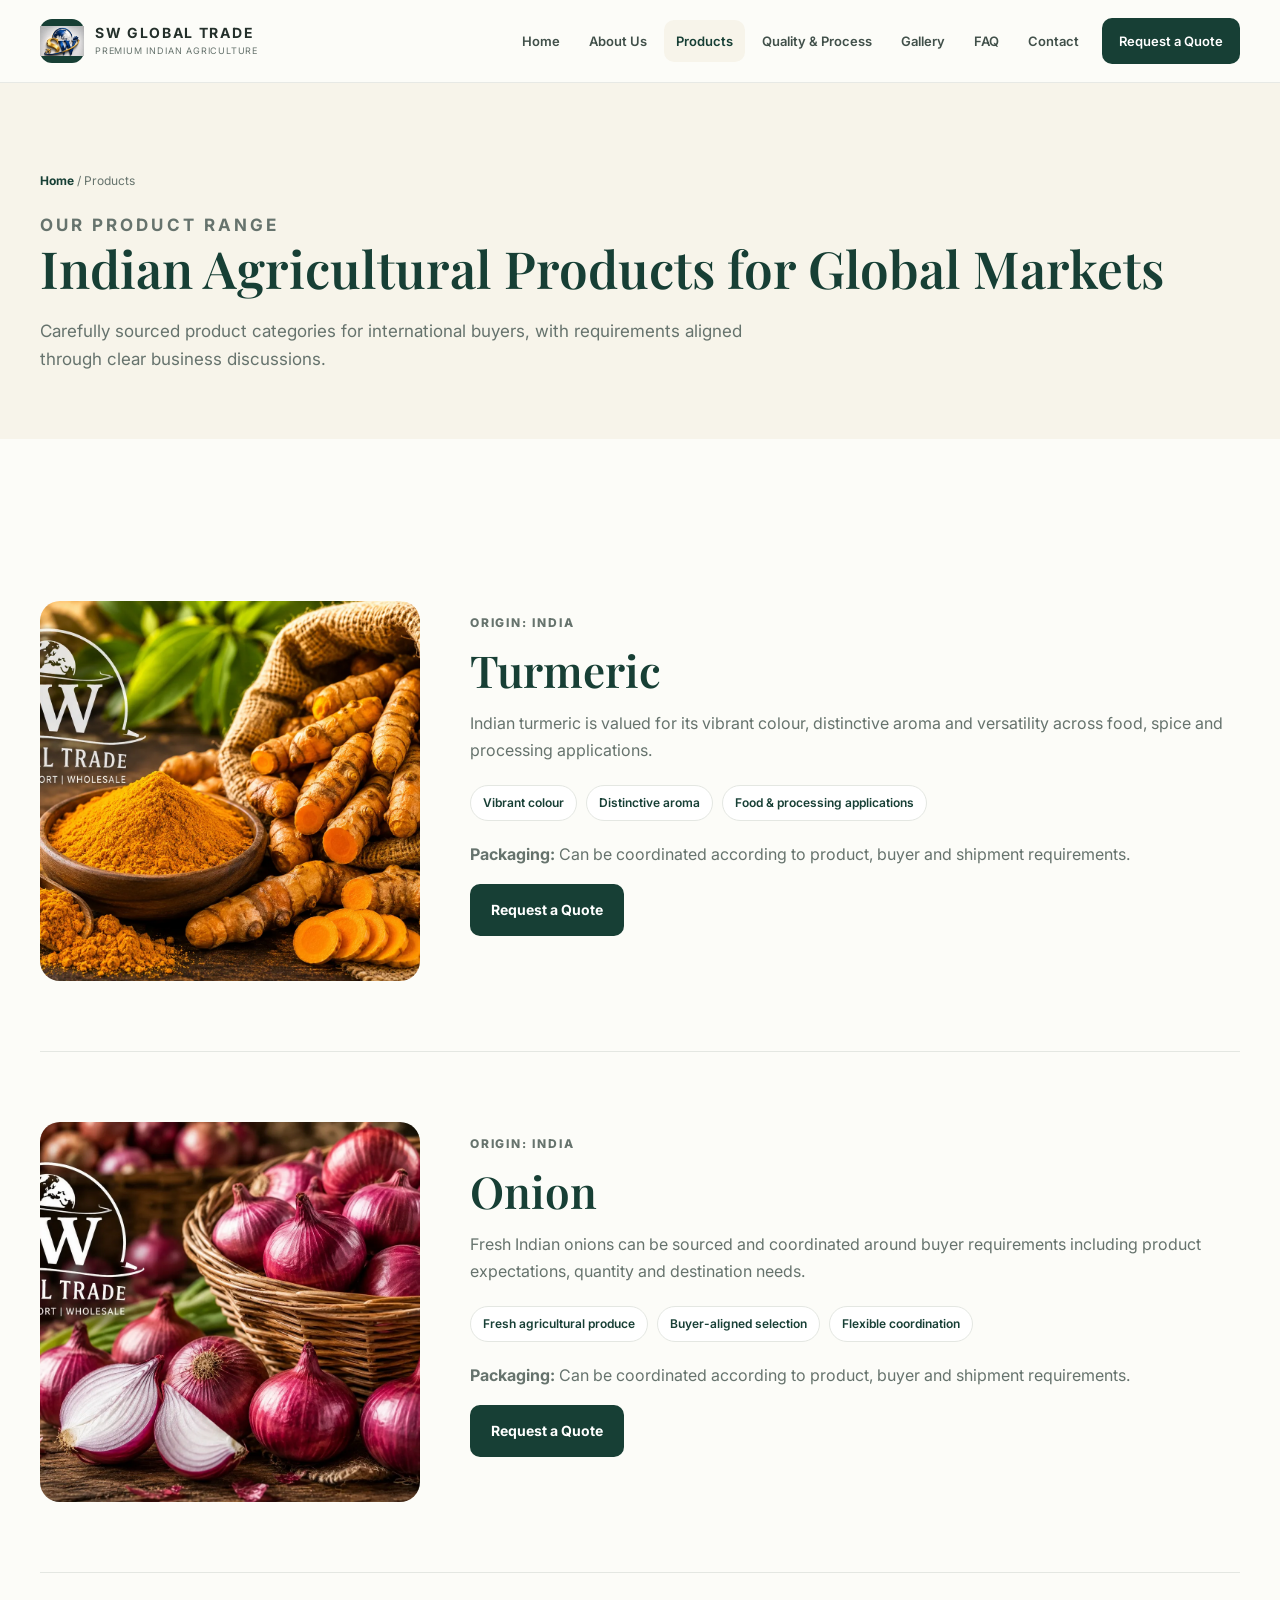
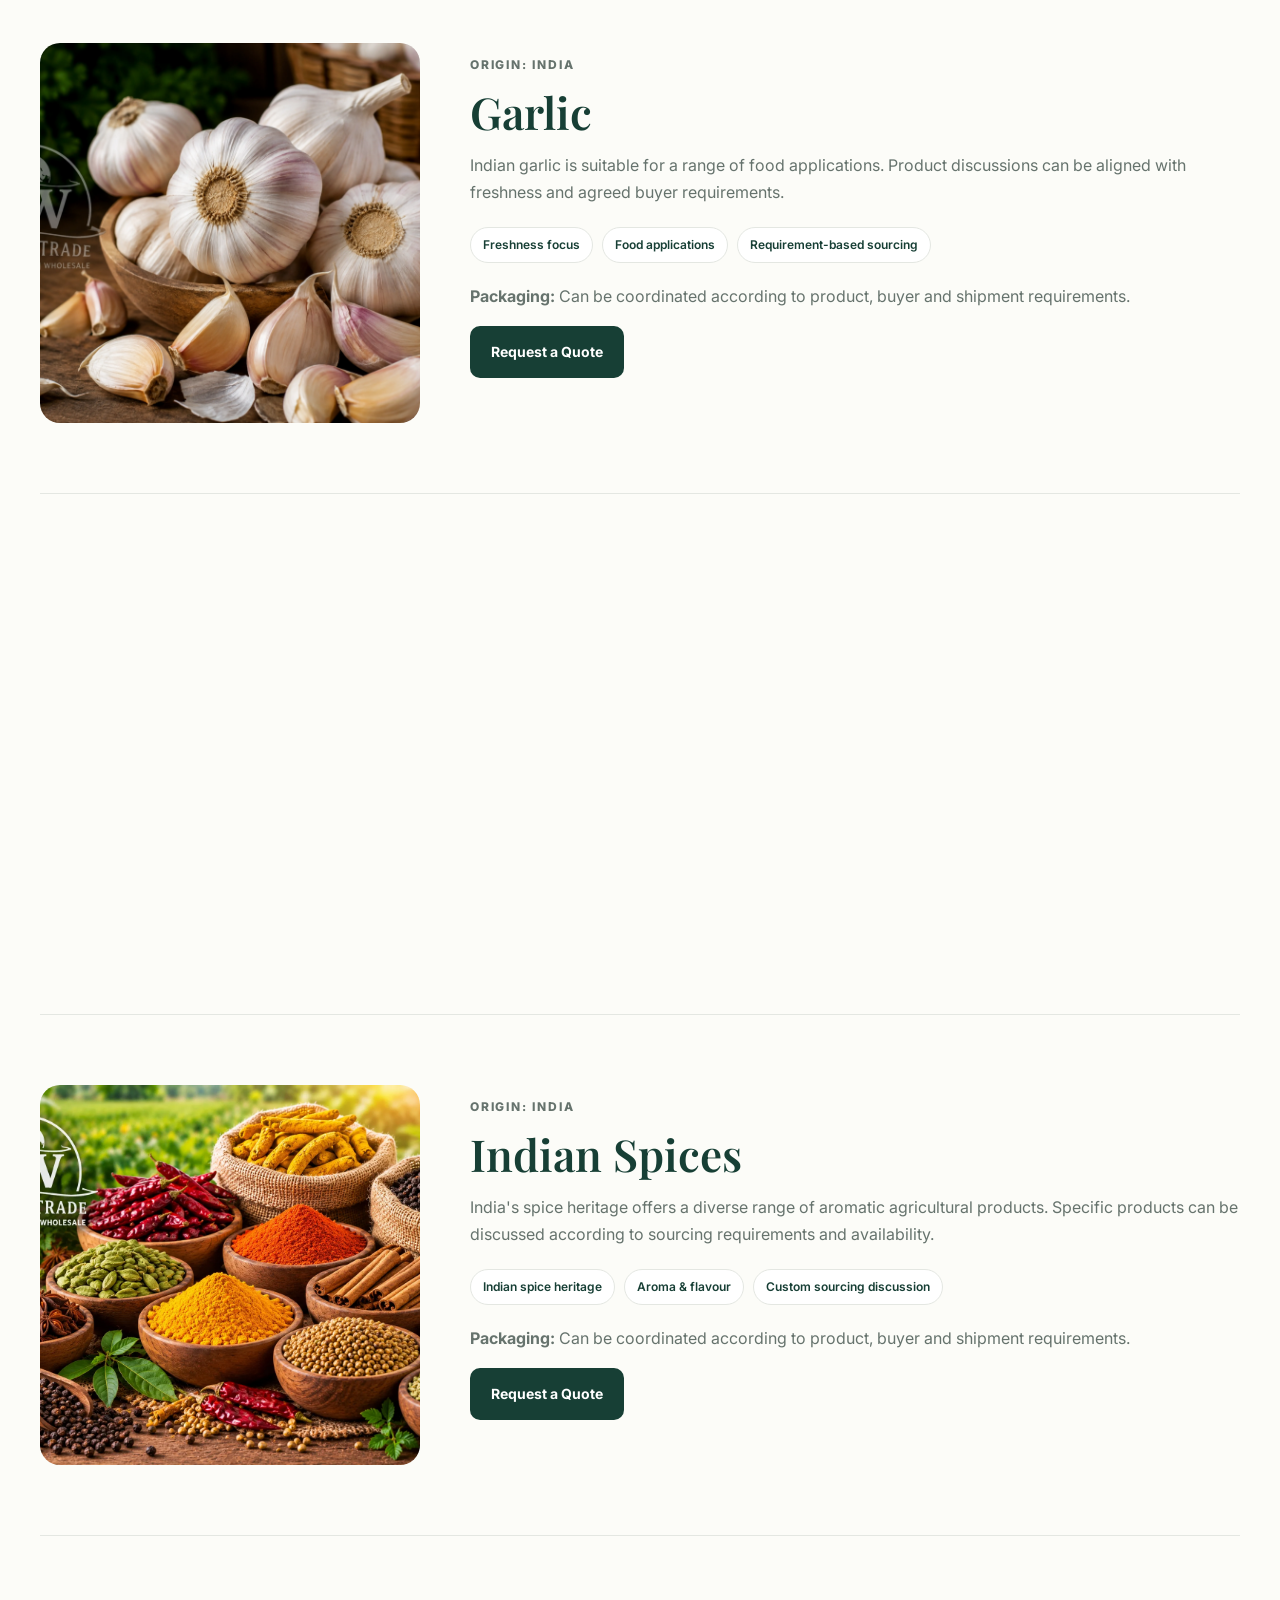
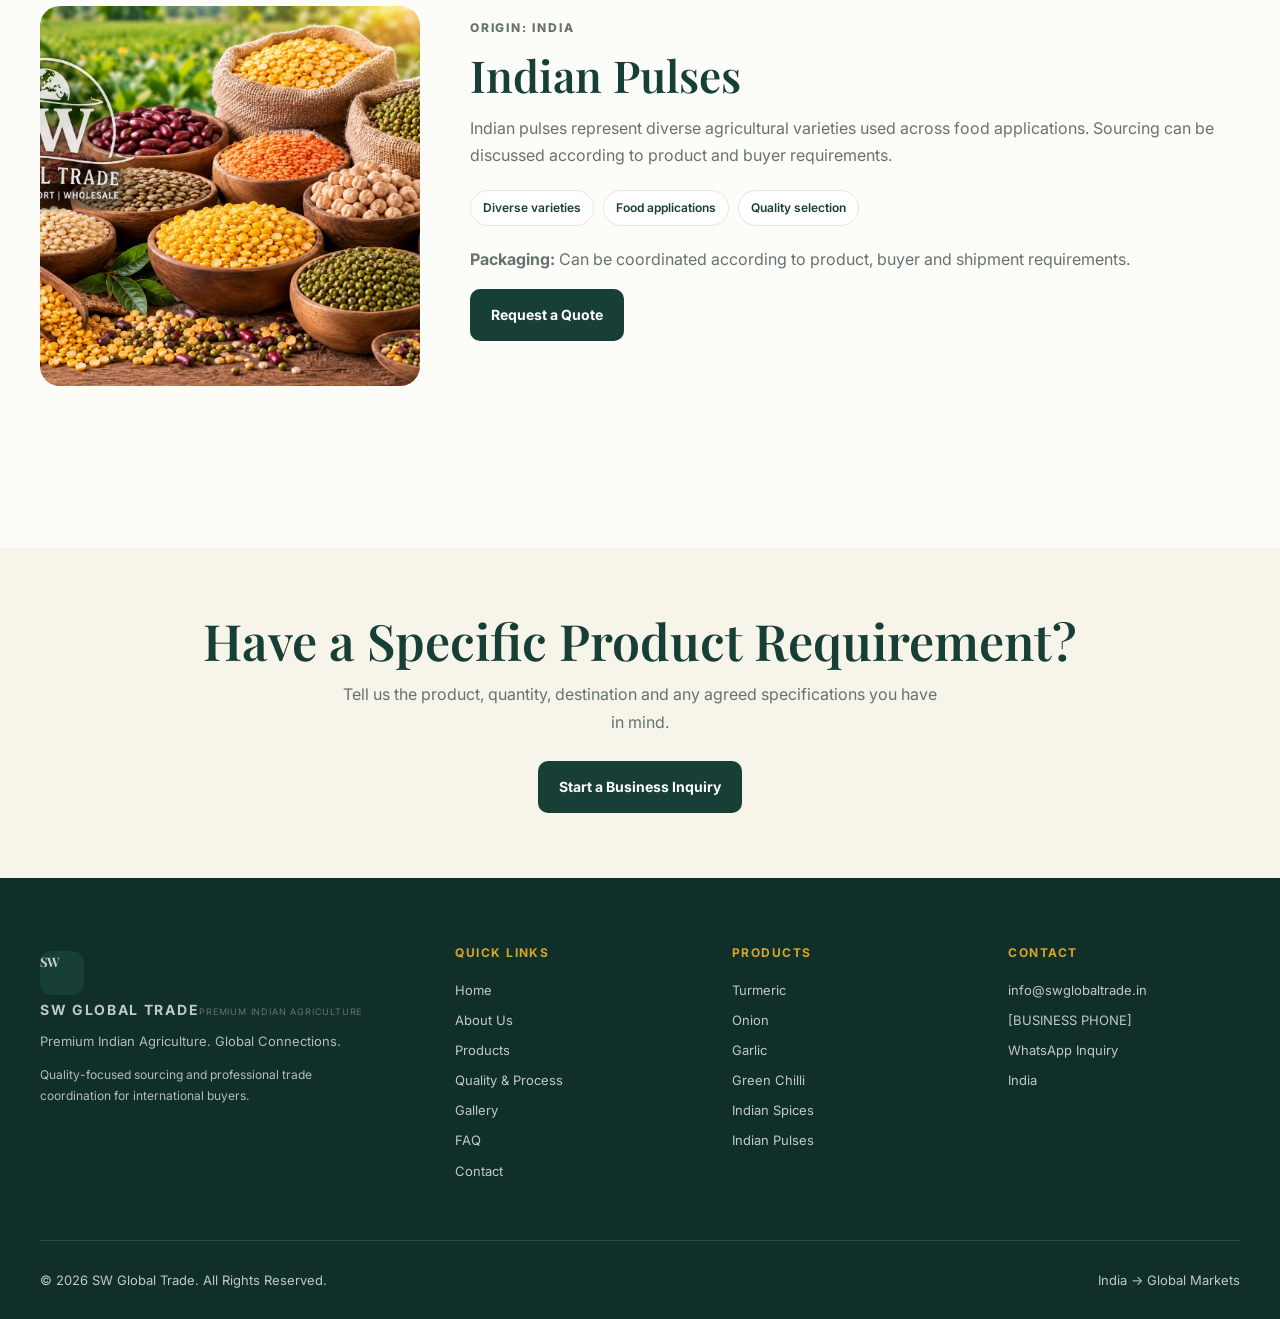
<file: products.html>
<!doctype html>
<html lang="en">
<head>
<meta charset="utf-8">
<meta name="viewport" content="width=device-width, initial-scale=1">
<title>Products | SW Global Trade</title>
<meta name="description" content="Explore Indian turmeric, onion, garlic, green chilli, spices and pulses for international B2B sourcing.">
<meta name="keywords" content="Indian agricultural products, turmeric exporter, onion exporter, garlic exporter, Indian spices, pulses, agricultural export">
<meta name="theme-color" content="#173F35">
<meta property="og:title" content="Products | SW Global Trade">
<meta property="og:description" content="Explore Indian turmeric, onion, garlic, green chilli, spices and pulses for international B2B sourcing.">
<meta property="og:type" content="website">
<meta property="og:url" content="https://swglobaltrade.in/products-|-sw-global-trade">
<link rel="canonical" href="https://swglobaltrade.in/products-|-sw-global-trade">
<link rel="icon" href="favicon.svg">
<link rel="stylesheet" href="css/style.css">
<link rel="stylesheet" href="css/responsive.css">
</head>
<body>

<header class="site-header" id="site-header">
  <div class="container nav-wrap">
    <a class="brand" href="index.html" aria-label="SW Global Trade home">
      <span class="brand-mark"><img src="assets/images/sw/sw-logo.svg" alt="sw global trade"></span>
      <span class="brand-text"><strong>SW GLOBAL TRADE</strong><small>Premium Indian Agriculture</small></span>
    </a>
    <button class="menu-toggle" type="button" aria-label="Open menu" aria-expanded="false" aria-controls="primary-nav">
      <span></span><span></span><span></span>
    </button>
    <nav class="primary-nav" id="primary-nav" aria-label="Primary navigation">
      <a data-page="index.html" href="index.html">Home</a>
      <a data-page="about.html" href="about.html">About Us</a>
      <a data-page="products.html" href="products.html">Products</a>
      <a data-page="quality-process.html" href="quality-process.html">Quality &amp; Process</a>
      <a data-page="gallery.html" href="gallery.html">Gallery</a>
      <a data-page="faq.html" href="faq.html">FAQ</a>
      <a data-page="contact.html" href="contact.html">Contact</a>
      <a class="nav-cta" href="contact.html">Request a Quote</a>
    </nav>
  </div>
</header>

<main><section class="page-title"><div class="container"><div class="breadcrumbs"><a href="index.html">Home</a> / Products</div><p class="eyebrow">Our Product Range</p><h1>Indian Agricultural Products for Global Markets</h1><p>Carefully sourced product categories for international buyers, with requirements aligned through clear business discussions.</p></div></section>
<section class="section"><div class="container"><article class="product-section" id="turmeric"><div class="product-detail"><img class="reveal" src="assets/images/sw/turmeric.webp" alt="Indian Turmeric"><div class="reveal"><p class="kicker">Origin: India</p><h2>Turmeric</h2><p>Indian turmeric is valued for its vibrant colour, distinctive aroma and versatility across food, spice and processing applications.</p><div class="feature-list"><span class="pill">Vibrant colour</span><span class="pill">Distinctive aroma</span><span class="pill">Food & processing applications</span></div><p><strong>Packaging:</strong> Can be coordinated according to product, buyer and shipment requirements.</p><a class="btn btn-dark" href="contact.html?product=turmeric">Request a Quote</a></div></div></article><article class="product-section" id="onion"><div class="product-detail"><img class="reveal" src="assets/images/sw/onion.webp" alt="Indian Onion"><div class="reveal"><p class="kicker">Origin: India</p><h2>Onion</h2><p>Fresh Indian onions can be sourced and coordinated around buyer requirements including product expectations, quantity and destination needs.</p><div class="feature-list"><span class="pill">Fresh agricultural produce</span><span class="pill">Buyer-aligned selection</span><span class="pill">Flexible coordination</span></div><p><strong>Packaging:</strong> Can be coordinated according to product, buyer and shipment requirements.</p><a class="btn btn-dark" href="contact.html?product=onion">Request a Quote</a></div></div></article><article class="product-section" id="garlic"><div class="product-detail"><img class="reveal" src="assets/images/sw/garlic.webp" alt="Indian Garlic"><div class="reveal"><p class="kicker">Origin: India</p><h2>Garlic</h2><p>Indian garlic is suitable for a range of food applications. Product discussions can be aligned with freshness and agreed buyer requirements.</p><div class="feature-list"><span class="pill">Freshness focus</span><span class="pill">Food applications</span><span class="pill">Requirement-based sourcing</span></div><p><strong>Packaging:</strong> Can be coordinated according to product, buyer and shipment requirements.</p><a class="btn btn-dark" href="contact.html?product=garlic">Request a Quote</a></div></div></article><article class="product-section" id="green-chilli"><div class="product-detail"><img class="reveal" src="assets/images/sw/green-chilly.webp" alt="Indian Green Chilli"><div class="reveal"><p class="kicker">Origin: India</p><h2>Green Chilli</h2><p>Fresh green chilli can be coordinated for international food applications, with attention to buyer and destination requirements.</p><div class="feature-list"><span class="pill">Fresh produce</span><span class="pill">Food applications</span><span class="pill">Destination-aware coordination</span></div><p><strong>Packaging:</strong> Can be coordinated according to product, buyer and shipment requirements.</p><a class="btn btn-dark" href="contact.html?product=green-chilli">Request a Quote</a></div></div></article><article class="product-section" id="spices"><div class="product-detail"><img class="reveal" src="assets/images/sw/indian-spices.webp" alt="Indian Indian Spices"><div class="reveal"><p class="kicker">Origin: India</p><h2>Indian Spices</h2><p>India's spice heritage offers a diverse range of aromatic agricultural products. Specific products can be discussed according to sourcing requirements and availability.</p><div class="feature-list"><span class="pill">Indian spice heritage</span><span class="pill">Aroma & flavour</span><span class="pill">Custom sourcing discussion</span></div><p><strong>Packaging:</strong> Can be coordinated according to product, buyer and shipment requirements.</p><a class="btn btn-dark" href="contact.html?product=spices">Request a Quote</a></div></div></article><article class="product-section" id="pulses"><div class="product-detail"><img class="reveal" src="assets/images/sw/indian-pulses.webp" alt="Indian Indian Pulses"><div class="reveal"><p class="kicker">Origin: India</p><h2>Indian Pulses</h2><p>Indian pulses represent diverse agricultural varieties used across food applications. Sourcing can be discussed according to product and buyer requirements.</p><div class="feature-list"><span class="pill">Diverse varieties</span><span class="pill">Food applications</span><span class="pill">Quality selection</span></div><p><strong>Packaging:</strong> Can be coordinated according to product, buyer and shipment requirements.</p><a class="btn btn-dark" href="contact.html?product=pulses">Request a Quote</a></div></div></article></div></section><section class="cta-band"><div class="container"><h2>Have a Specific Product Requirement?</h2><p>Tell us the product, quantity, destination and any agreed specifications you have in mind.</p><a class="btn btn-dark" href="contact.html">Start a Business Inquiry</a></div></section></main>

<footer class="site-footer">
  <div class="container footer-grid">
    <div>
      <a class="brand footer-brand" href="index.html"><span class="brand-mark">SW</span><span class="brand-text"><strong>SW GLOBAL TRADE</strong><small>Premium Indian Agriculture</small></span></a>
      <p>Premium Indian Agriculture. Global Connections.</p>
      <p class="muted">Quality-focused sourcing and professional trade coordination for international buyers.</p>
    </div>
    <div><h3>Quick Links</h3><a href="index.html">Home</a><a href="about.html">About Us</a><a href="products.html">Products</a><a href="quality-process.html">Quality &amp; Process</a><a href="gallery.html">Gallery</a><a href="faq.html">FAQ</a><a href="contact.html">Contact</a></div>
    <div><h3>Products</h3><a href="products.html#turmeric">Turmeric</a><a href="products.html#onion">Onion</a><a href="products.html#garlic">Garlic</a><a href="products.html#green-chilli">Green Chilli</a><a href="products.html#spices">Indian Spices</a><a href="products.html#pulses">Indian Pulses</a></div>
    <div><h3>Contact</h3><a href="mailto:info@swglobaltrade.in">info@swglobaltrade.in</a><a href="tel:+910000000000">[BUSINESS PHONE]</a><a href="contact.html">WhatsApp Inquiry</a><span>India</span></div>
  </div>
  <div class="container footer-bottom"><span>© 2026 SW Global Trade. All Rights Reserved.</span><span>India → Global Markets</span></div>
</footer>


<script src="js/main.js"></script>
</body></html>
</file>
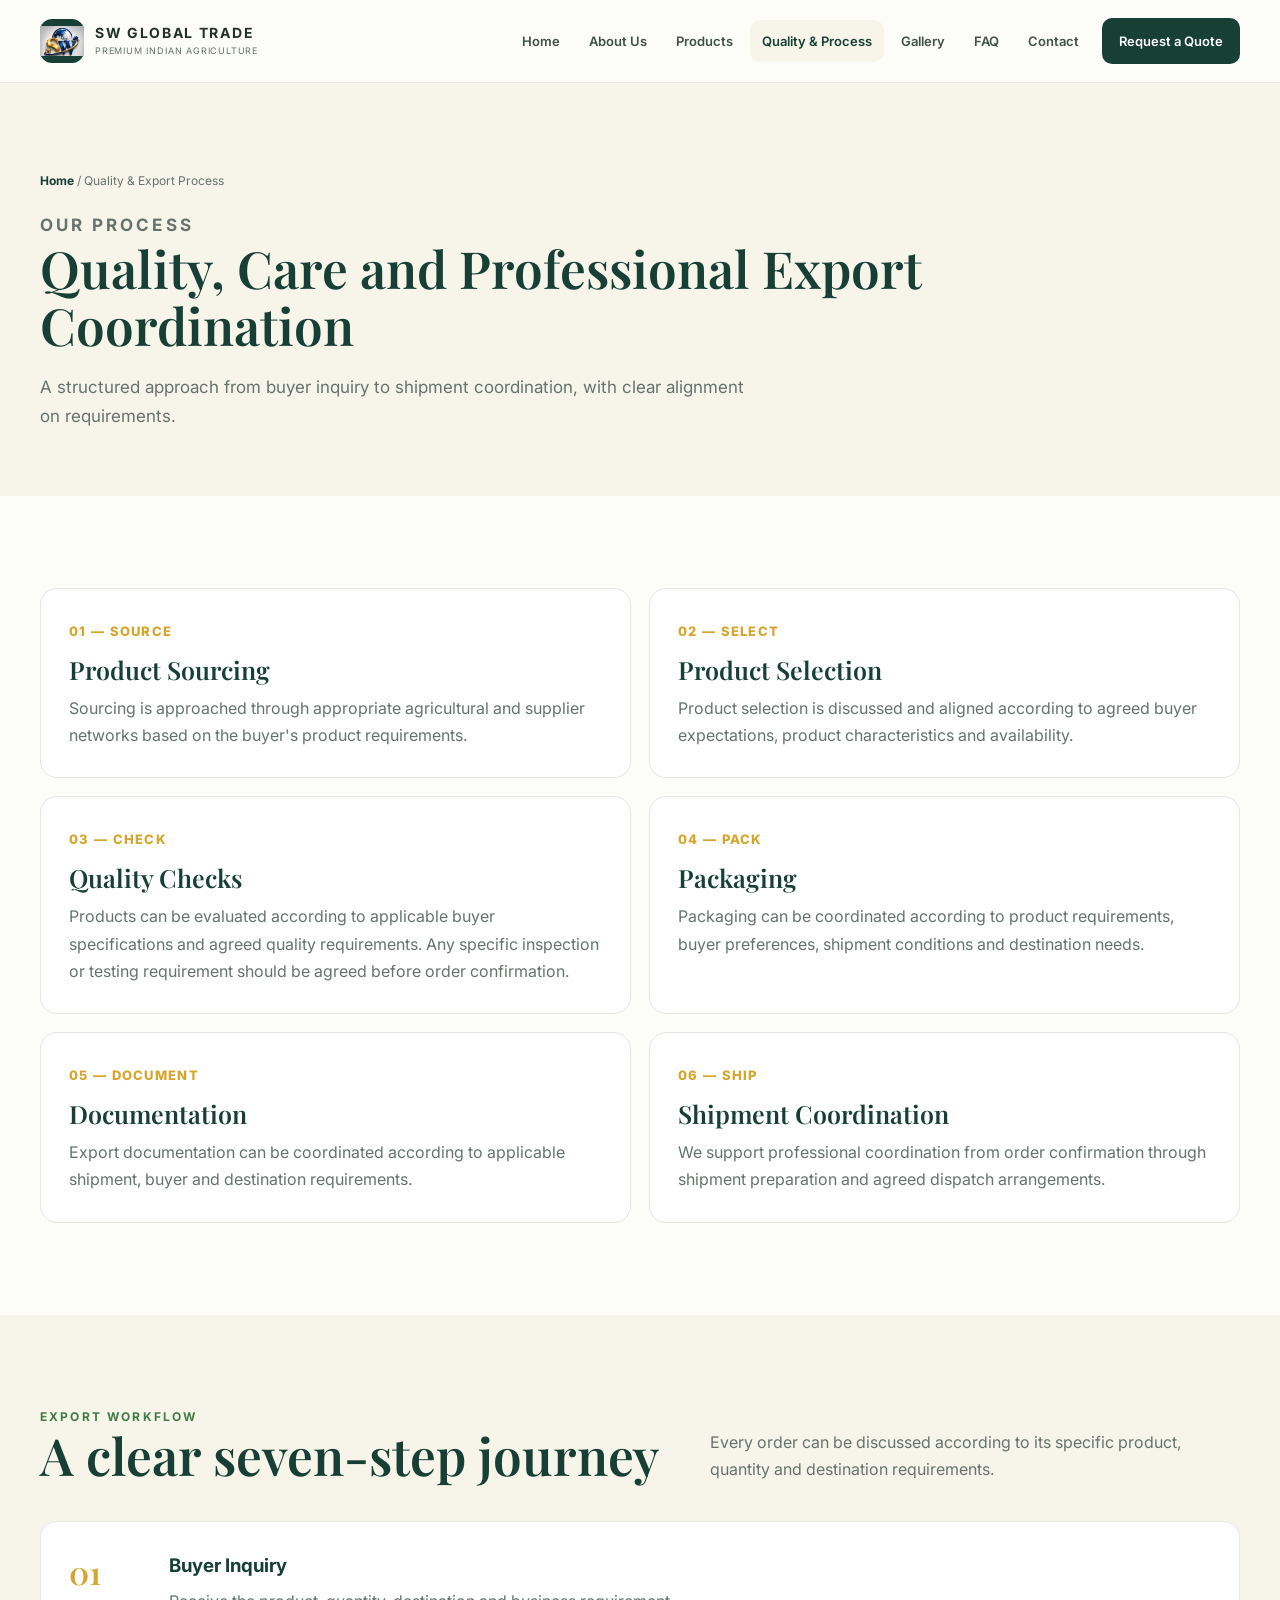
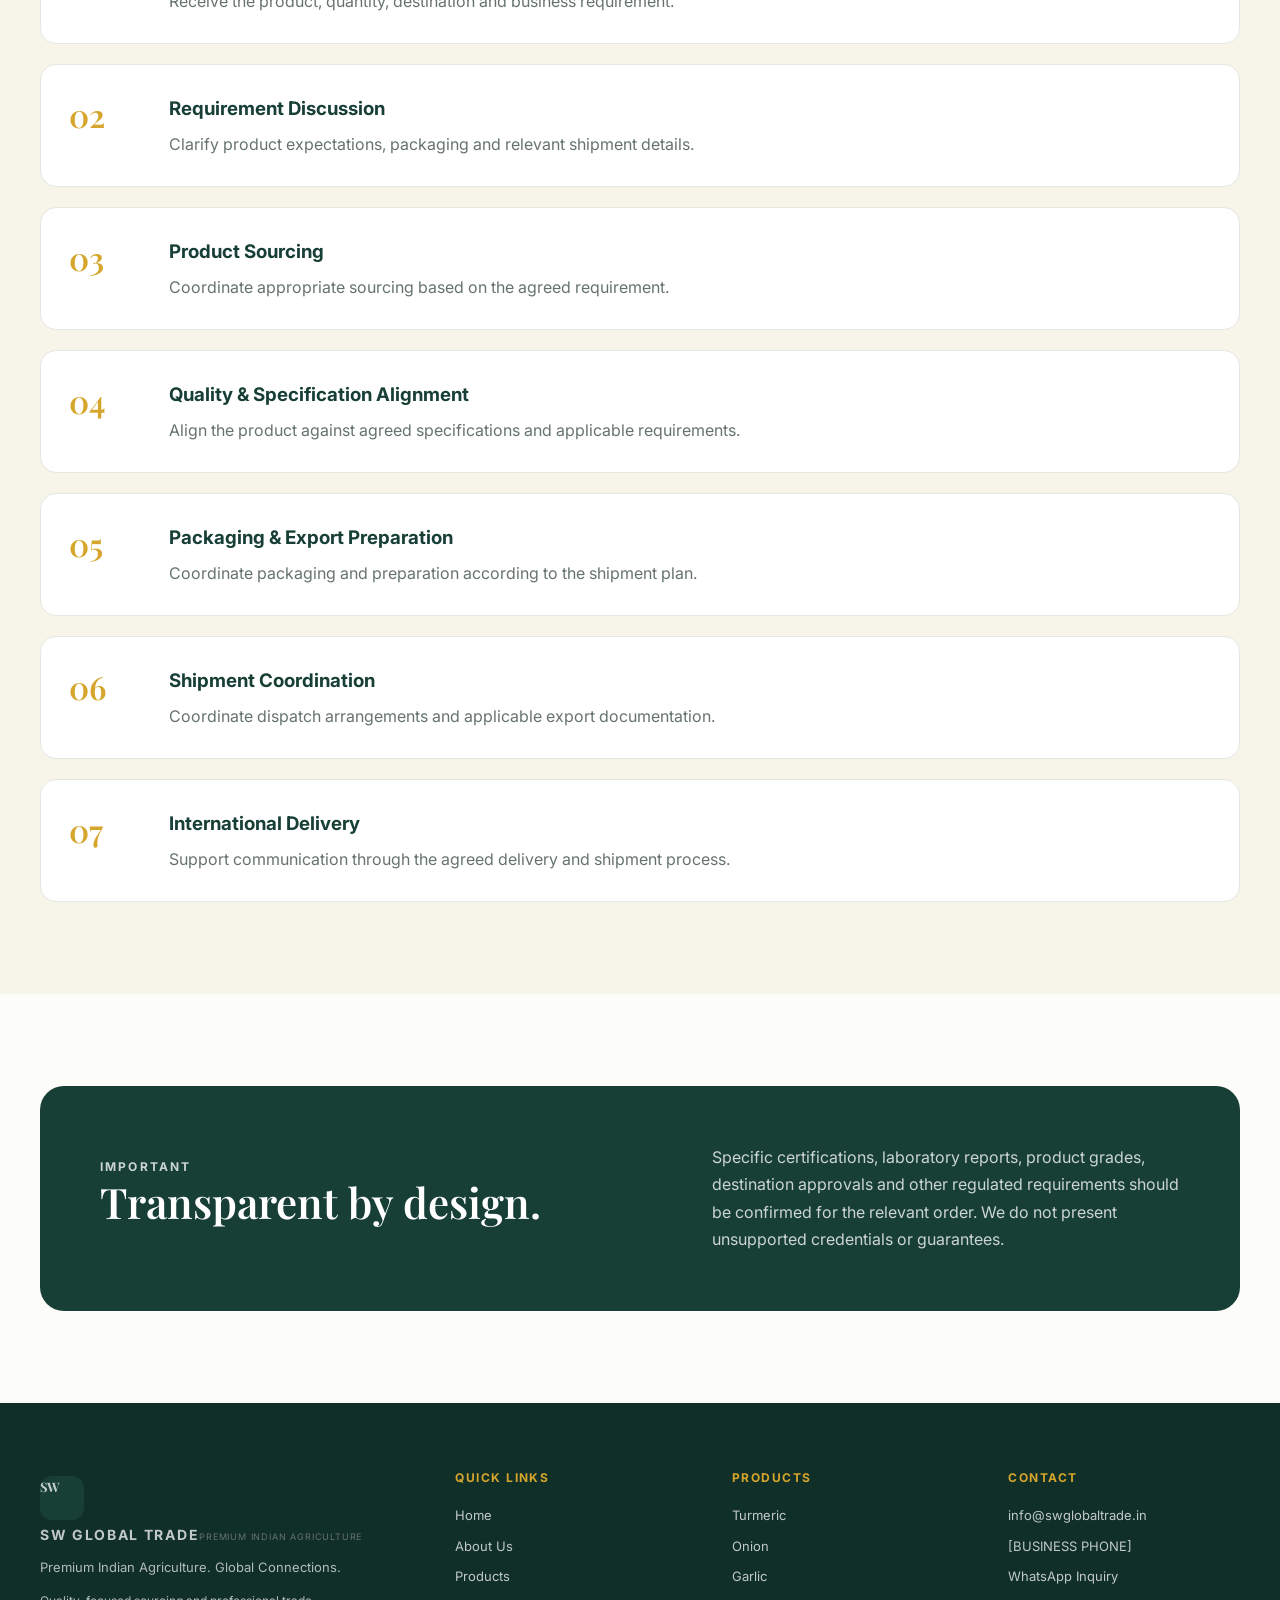
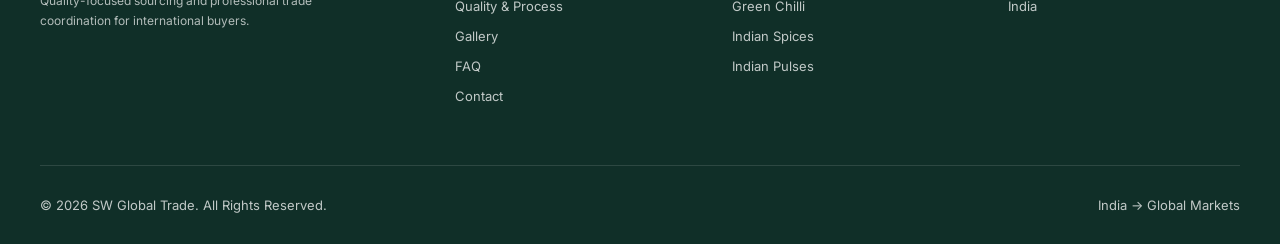
<file: quality-process.html>
<!doctype html>
<html lang="en">
<head>
<meta charset="utf-8">
<meta name="viewport" content="width=device-width, initial-scale=1">
<title>Quality &amp; Export Process | SW Global Trade</title>
<meta name="description" content="Understand the quality-focused sourcing and export coordination process used by SW Global Trade.">
<meta name="keywords" content="Indian agricultural products, turmeric exporter, onion exporter, garlic exporter, Indian spices, pulses, agricultural export">
<meta name="theme-color" content="#173F35">
<meta property="og:title" content="Quality &amp; Export Process | SW Global Trade">
<meta property="og:description" content="Understand the quality-focused sourcing and export coordination process used by SW Global Trade.">
<meta property="og:type" content="website">
<meta property="og:url" content="https://swglobaltrade.in/quality-&-export-process-|-sw-global-trade">
<link rel="canonical" href="https://swglobaltrade.in/quality-&-export-process-|-sw-global-trade">
<link rel="icon" href="favicon.svg">
<link rel="stylesheet" href="css/style.css">
<link rel="stylesheet" href="css/responsive.css">
</head>
<body>

<header class="site-header" id="site-header">
  <div class="container nav-wrap">
    <a class="brand" href="index.html" aria-label="SW Global Trade home">
      <span class="brand-mark"><img src="assets/images/sw/sw-logo.svg" alt="sw global trade"></span>
      <span class="brand-text"><strong>SW GLOBAL TRADE</strong><small>Premium Indian Agriculture</small></span>
    </a>
    <button class="menu-toggle" type="button" aria-label="Open menu" aria-expanded="false" aria-controls="primary-nav">
      <span></span><span></span><span></span>
    </button>
    <nav class="primary-nav" id="primary-nav" aria-label="Primary navigation">
      <a data-page="index.html" href="index.html">Home</a>
      <a data-page="about.html" href="about.html">About Us</a>
      <a data-page="products.html" href="products.html">Products</a>
      <a data-page="quality-process.html" href="quality-process.html">Quality &amp; Process</a>
      <a data-page="gallery.html" href="gallery.html">Gallery</a>
      <a data-page="faq.html" href="faq.html">FAQ</a>
      <a data-page="contact.html" href="contact.html">Contact</a>
      <a class="nav-cta" href="contact.html">Request a Quote</a>
    </nav>
  </div>
</header>

<main><section class="page-title"><div class="container"><div class="breadcrumbs"><a href="index.html">Home</a> / Quality &amp; Export Process</div><p class="eyebrow">Our Process</p><h1>Quality, Care and Professional Export Coordination</h1><p>A structured approach from buyer inquiry to shipment coordination, with clear alignment on requirements.</p></div></section>
<section class="section"><div class="container process-grid">
<div class="process-card reveal"><span class="number">01 — SOURCE</span><h3>Product Sourcing</h3><p>Sourcing is approached through appropriate agricultural and supplier networks based on the buyer's product requirements.</p></div>
<div class="process-card reveal"><span class="number">02 — SELECT</span><h3>Product Selection</h3><p>Product selection is discussed and aligned according to agreed buyer expectations, product characteristics and availability.</p></div>
<div class="process-card reveal"><span class="number">03 — CHECK</span><h3>Quality Checks</h3><p>Products can be evaluated according to applicable buyer specifications and agreed quality requirements. Any specific inspection or testing requirement should be agreed before order confirmation.</p></div>
<div class="process-card reveal"><span class="number">04 — PACK</span><h3>Packaging</h3><p>Packaging can be coordinated according to product requirements, buyer preferences, shipment conditions and destination needs.</p></div>
<div class="process-card reveal"><span class="number">05 — DOCUMENT</span><h3>Documentation</h3><p>Export documentation can be coordinated according to applicable shipment, buyer and destination requirements.</p></div>
<div class="process-card reveal"><span class="number">06 — SHIP</span><h3>Shipment Coordination</h3><p>We support professional coordination from order confirmation through shipment preparation and agreed dispatch arrangements.</p></div>
</div></section>
<section class="section cream"><div class="container"><div class="section-head reveal"><div><p class="eyebrow" style="color:#3F7D45">Export Workflow</p><h2>A clear seven-step journey</h2></div><p>Every order can be discussed according to its specific product, quantity and destination requirements.</p></div><div class="timeline">
<div class="timeline-item reveal"><div class="timeline-num">01</div><div><h3>Buyer Inquiry</h3><p>Receive the product, quantity, destination and business requirement.</p></div></div>
<div class="timeline-item reveal"><div class="timeline-num">02</div><div><h3>Requirement Discussion</h3><p>Clarify product expectations, packaging and relevant shipment details.</p></div></div>
<div class="timeline-item reveal"><div class="timeline-num">03</div><div><h3>Product Sourcing</h3><p>Coordinate appropriate sourcing based on the agreed requirement.</p></div></div>
<div class="timeline-item reveal"><div class="timeline-num">04</div><div><h3>Quality &amp; Specification Alignment</h3><p>Align the product against agreed specifications and applicable requirements.</p></div></div>
<div class="timeline-item reveal"><div class="timeline-num">05</div><div><h3>Packaging &amp; Export Preparation</h3><p>Coordinate packaging and preparation according to the shipment plan.</p></div></div>
<div class="timeline-item reveal"><div class="timeline-num">06</div><div><h3>Shipment Coordination</h3><p>Coordinate dispatch arrangements and applicable export documentation.</p></div></div>
<div class="timeline-item reveal"><div class="timeline-num">07</div><div><h3>International Delivery</h3><p>Support communication through the agreed delivery and shipment process.</p></div></div>
</div></div></section>
<section class="section"><div class="container quality-band reveal"><div><p class="eyebrow">Important</p><h2>Transparent by design.</h2></div><p>Specific certifications, laboratory reports, product grades, destination approvals and other regulated requirements should be confirmed for the relevant order. We do not present unsupported credentials or guarantees.</p></div></section></main>

<footer class="site-footer">
  <div class="container footer-grid">
    <div>
      <a class="brand footer-brand" href="index.html"><span class="brand-mark">SW</span><span class="brand-text"><strong>SW GLOBAL TRADE</strong><small>Premium Indian Agriculture</small></span></a>
      <p>Premium Indian Agriculture. Global Connections.</p>
      <p class="muted">Quality-focused sourcing and professional trade coordination for international buyers.</p>
    </div>
    <div><h3>Quick Links</h3><a href="index.html">Home</a><a href="about.html">About Us</a><a href="products.html">Products</a><a href="quality-process.html">Quality &amp; Process</a><a href="gallery.html">Gallery</a><a href="faq.html">FAQ</a><a href="contact.html">Contact</a></div>
    <div><h3>Products</h3><a href="products.html#turmeric">Turmeric</a><a href="products.html#onion">Onion</a><a href="products.html#garlic">Garlic</a><a href="products.html#green-chilli">Green Chilli</a><a href="products.html#spices">Indian Spices</a><a href="products.html#pulses">Indian Pulses</a></div>
    <div><h3>Contact</h3><a href="mailto:info@swglobaltrade.in">info@swglobaltrade.in</a><a href="tel:+910000000000">[BUSINESS PHONE]</a><a href="contact.html">WhatsApp Inquiry</a><span>India</span></div>
  </div>
  <div class="container footer-bottom"><span>© 2026 SW Global Trade. All Rights Reserved.</span><span>India → Global Markets</span></div>
</footer>


<script src="js/main.js"></script>
</body></html>
</file>
<file: css/style.css>
@import url('https://fonts.googleapis.com/css2?family=Inter:wght@400;500;600;700&family=Playfair+Display:wght@500;600;700&display=swap');
:root{--primary:#173F35;--primary-light:#3F7D45;--accent:#D6A62C;--cream:#F7F4EA;--background:#FCFCF8;--text:#24302B;--muted:#66736D;--white:#fff;--border:#E4E7E2;--shadow:0 18px 55px rgba(23,63,53,.10);--radius:18px}
*{box-sizing:border-box}html{scroll-behavior:smooth}body{margin:0;background:var(--background);color:var(--text);font-family:Inter,system-ui,sans-serif;line-height:1.7}img{max-width:100%;display:block}a{color:inherit;text-decoration:none}button,input,textarea,select{font:inherit}.container{width:min(1200px,calc(100% - 40px));margin:auto}.site-header{position:sticky;top:0;z-index:1000;background:rgba(252,252,248,.94);backdrop-filter:blur(14px);border-bottom:1px solid rgba(228,231,226,.85)}.nav-wrap{min-height:82px;display:flex;align-items:center;justify-content:space-between;gap:28px}.brand{display:flex;align-items:center;gap:11px;min-width:max-content}.brand-mark{width:44px;height:44px;border-radius:12px;background:var(--primary);color:var(--white);display:grid;place-items:center;font-family:"Playfair Display",serif;font-weight:700;letter-spacing:-1px}.brand-text{display:flex;flex-direction:column;line-height:1.05}.brand-text strong{font-size:14px;letter-spacing:.12em}.brand-text small{margin-top:5px;color:var(--muted);font-size:9px;letter-spacing:.09em;text-transform:uppercase}.primary-nav{display:flex;align-items:center;gap:5px}.primary-nav a{padding:10px 12px;border-radius:10px;font-size:13px;font-weight:600;color:#41504A}.primary-nav a:hover,.primary-nav a.active{color:var(--primary);background:var(--cream)}.primary-nav .nav-cta{background:var(--primary);color:#fff;padding:12px 17px;margin-left:6px}.primary-nav .nav-cta:hover{background:var(--primary-light);color:#fff}.menu-toggle{display:none;border:0;background:none;width:46px;height:46px;border-radius:10px}.menu-toggle span{display:block;width:23px;height:2px;background:var(--primary);margin:5px auto;transition:.25s}
.hero{position:relative;min-height:650px;display:flex;align-items:center;overflow:hidden;background:linear-gradient(90deg,rgba(13,48,39,.88),rgba(23,63,53,.55),rgba(23,63,53,.10)),url('../assets/images/hero/hero-agriculture.svg') center/cover}.hero-content{max-width:720px;color:#fff;padding:90px 0}.eyebrow{font-size:12px;letter-spacing:.18em;text-transform:uppercase;font-weight:700;color:var(--accent);margin:0 0 14px}.hero h1{font:600 clamp(42px,6vw,76px)/1.04 "Playfair Display",serif;margin:0 0 22px;letter-spacing:-1.5px}.hero p{font-size:18px;max-width:650px;color:rgba(255,255,255,.88);margin:0 0 32px}.hero-actions{display:flex;gap:12px;flex-wrap:wrap}.btn{display:inline-flex;align-items:center;justify-content:center;min-height:48px;padding:13px 20px;border-radius:10px;border:1px solid transparent;font-weight:700;font-size:14px;cursor:pointer;transition:.25s}.btn-primary{background:var(--accent);color:#173F35}.btn-primary:hover{transform:translateY(-2px);filter:saturate(1.1)}.btn-outline{border-color:rgba(255,255,255,.65);color:#fff;background:rgba(255,255,255,.08)}.btn-outline:hover{background:#fff;color:var(--primary)}.btn-dark{background:var(--primary);color:#fff}.btn-dark:hover{background:var(--primary-light);transform:translateY(-2px)}.india-tag{position:absolute;right:5%;bottom:38px;color:#fff;font-size:11px;letter-spacing:.18em;border-bottom:1px solid rgba(255,255,255,.5);padding-bottom:8px}
.trust-strip{background:var(--primary);color:#fff}.trust-grid{display:grid;grid-template-columns:repeat(4,1fr);gap:1px}.trust-item{padding:22px 15px;text-align:center;font-size:13px;font-weight:600;letter-spacing:.03em}.section{padding:92px 0}.section.cream{background:var(--cream)}.section-head{display:flex;justify-content:space-between;gap:30px;align-items:end;margin-bottom:38px}.section-head h2,.page-title h1{font:600 clamp(34px,4vw,54px)/1.1 "Playfair Display",serif;margin:0;color:var(--primary)}.section-head p{max-width:530px;color:var(--muted);margin:0}.cards{display:grid;grid-template-columns:repeat(3,1fr);gap:22px}.card{background:#fff;border:1px solid var(--border);border-radius:var(--radius);overflow:hidden;box-shadow:0 5px 24px rgba(23,63,53,.04);transition:.3s}.card:hover{transform:translateY(-5px);box-shadow:var(--shadow)}.product-image{aspect-ratio:4/3;object-fit:cover;width:100%;background:var(--cream)}.card-body{padding:24px}.card h3{font:600 26px/1.2 "Playfair Display",serif;margin:0 0 9px;color:var(--primary)}.card p{color:var(--muted);font-size:14px;margin:0 0 18px}.text-link{font-weight:700;color:var(--primary);font-size:13px}.split{display:grid;grid-template-columns:1fr 1fr;gap:70px;align-items:center}.split img{border-radius:22px;box-shadow:var(--shadow)}.kicker{font-size:12px;letter-spacing:.15em;text-transform:uppercase;color:var(--primary-light);font-weight:800}.split h2{font:600 clamp(34px,4vw,52px)/1.12 "Playfair Display",serif;color:var(--primary);margin:10px 0 20px}.split p{color:var(--muted)}.benefits{display:grid;grid-template-columns:repeat(3,1fr);gap:15px}.benefit{padding:25px;border:1px solid var(--border);border-radius:15px;background:#fff}.benefit span{display:block;width:34px;height:34px;border-radius:50%;background:var(--cream);color:var(--primary);text-align:center;line-height:34px;font-weight:800;margin-bottom:14px}.benefit h3{font-size:16px;margin:0 0 6px}.benefit p{font-size:13px;color:var(--muted);margin:0}.process-line{display:grid;grid-template-columns:repeat(5,1fr);gap:0;margin-top:30px}.process-step{position:relative;text-align:center;padding:20px 10px}.process-step:after{content:"";position:absolute;top:36px;left:50%;width:100%;height:1px;background:var(--border);z-index:0}.process-step:last-child:after{display:none}.step-dot{position:relative;z-index:1;width:34px;height:34px;margin:0 auto 14px;border-radius:50%;background:var(--primary);color:#fff;display:grid;place-items:center;font-size:12px;font-weight:700;border:5px solid var(--background)}.process-step strong{display:block;font-size:13px}.quality-band{background:var(--primary);color:#fff;border-radius:24px;padding:58px 60px;display:grid;grid-template-columns:1.2fr 1fr;gap:50px;align-items:center}.quality-band h2{font:600 42px/1.15 "Playfair Display",serif;margin:0 0 14px}.quality-band p{color:rgba(255,255,255,.78);margin:0}.cta-band{padding:65px 0;background:var(--cream);text-align:center}.cta-band h2{font:600 clamp(32px,4vw,50px)/1.1 "Playfair Display",serif;color:var(--primary);margin:0 0 13px}.cta-band p{color:var(--muted);max-width:600px;margin:0 auto 25px}.page-title{padding:88px 0 65px;background:var(--cream)}.page-title p{max-width:720px;color:var(--muted);font-size:17px;margin:20px 0 0}.breadcrumbs{font-size:12px;color:var(--muted);margin-bottom:18px}.breadcrumbs a{color:var(--primary);font-weight:700}
.timeline{display:grid;gap:20px}.timeline-item{display:grid;grid-template-columns:80px 1fr;gap:20px;padding:28px;border:1px solid var(--border);border-radius:16px;background:#fff}.timeline-num{font:600 32px "Playfair Display",serif;color:var(--accent)}.timeline-item h3{margin:0 0 6px;color:var(--primary)}.timeline-item p{margin:0;color:var(--muted)}
.product-section{padding:70px 0;border-bottom:1px solid var(--border)}.product-section:last-child{border-bottom:0}.product-detail{display:grid;grid-template-columns:380px 1fr;gap:50px;align-items:start}.product-detail img{width:100%;aspect-ratio:1/1;object-fit:cover;border-radius:20px}.product-detail h2{font:600 44px/1.1 "Playfair Display",serif;color:var(--primary);margin:0 0 10px}.product-detail p{color:var(--muted)}.feature-list{display:flex;flex-wrap:wrap;gap:9px;margin:20px 0}.pill{border:1px solid var(--border);border-radius:999px;padding:7px 12px;background:#fff;font-size:12px;color:var(--primary);font-weight:600}
.process-grid{display:grid;grid-template-columns:repeat(2,1fr);gap:18px}.process-card{padding:28px;background:#fff;border:1px solid var(--border);border-radius:17px}.process-card .number{color:var(--accent);font-weight:800;font-size:13px;letter-spacing:.1em}.process-card h3{font:600 25px "Playfair Display",serif;color:var(--primary);margin:9px 0}.process-card p{color:var(--muted);margin:0}
.gallery-filter{display:flex;flex-wrap:wrap;gap:9px;margin-bottom:25px}.filter-btn{border:1px solid var(--border);background:#fff;border-radius:999px;padding:9px 14px;cursor:pointer;font-weight:700;font-size:12px;color:var(--primary)}.filter-btn.active,.filter-btn:hover{background:var(--primary);color:#fff;border-color:var(--primary)}.gallery-grid{columns:3 250px;column-gap:16px}.gallery-item{break-inside:avoid;margin:0 0 16px;position:relative;border-radius:16px;overflow:hidden;cursor:pointer;background:var(--cream)}.gallery-item img{width:100%;transition:.35s}.gallery-item:hover img{transform:scale(1.03)}.gallery-caption{position:absolute;left:12px;bottom:12px;background:rgba(23,63,53,.88);color:#fff;border-radius:8px;padding:7px 10px;font-size:11px;font-weight:700}.lightbox{position:fixed;inset:0;background:rgba(10,25,20,.94);z-index:2000;display:none;align-items:center;justify-content:center;padding:30px}.lightbox.open{display:flex}.lightbox img{max-height:85vh;max-width:90vw;border-radius:12px}.lightbox button{position:absolute;border:0;background:rgba(255,255,255,.12);color:#fff;width:46px;height:46px;border-radius:50%;cursor:pointer;font-size:24px}.lightbox-close{right:24px;top:24px}.lightbox-prev{left:24px;top:50%}.lightbox-next{right:24px;top:50%}.lightbox-title{position:absolute;bottom:25px;color:#fff;font-size:13px}
.faq-list{max-width:900px;margin:auto}.faq-item{background:#fff;border:1px solid var(--border);border-radius:14px;margin-bottom:12px;overflow:hidden}.faq-question{width:100%;border:0;background:#fff;padding:21px 24px;text-align:left;display:flex;justify-content:space-between;gap:20px;cursor:pointer;color:var(--primary);font-weight:700}.faq-icon{font-size:20px;transition:.2s}.faq-answer{max-height:0;overflow:hidden;transition:max-height .3s ease;padding:0 24px}.faq-answer p{color:var(--muted);margin:0 0 22px;font-size:14px}.faq-item.open .faq-icon{transform:rotate(45deg)}
.contact-grid{display:grid;grid-template-columns:.8fr 1.2fr;gap:45px}.contact-panel{background:var(--primary);color:#fff;border-radius:20px;padding:38px}.contact-panel h2{font:600 38px "Playfair Display",serif;margin:0 0 15px}.contact-panel p{color:rgba(255,255,255,.78)}.contact-info{display:grid;gap:17px;margin-top:30px}.contact-info strong{display:block;font-size:12px;letter-spacing:.1em;text-transform:uppercase;color:var(--accent)}.form-card{background:#fff;border:1px solid var(--border);border-radius:20px;padding:35px;box-shadow:0 10px 35px rgba(23,63,53,.05)}.form-grid{display:grid;grid-template-columns:1fr 1fr;gap:17px}.field{display:grid;gap:7px}.field.full{grid-column:1/-1}.field label{font-size:12px;font-weight:800;color:var(--primary)}.field input,.field textarea,.field select{width:100%;border:1px solid var(--border);border-radius:10px;padding:12px 13px;background:#fff;color:var(--text);outline:none}.field textarea{min-height:135px;resize:vertical}.field input:focus,.field textarea:focus,.field select:focus{border-color:var(--primary);box-shadow:0 0 0 3px rgba(63,125,69,.12)}.error{font-size:11px;color:#9a3d2f;min-height:15px}.form-status{padding:12px;border-radius:10px;background:var(--cream);color:var(--primary);font-size:13px;margin-bottom:16px;display:none}.form-status.show{display:block}
.site-footer{background:#102F28;color:#fff;padding:65px 0 0}.footer-grid{display:grid;grid-template-columns:1.6fr 1fr 1fr 1fr;gap:45px;padding-bottom:50px}.footer-brand{margin-bottom:17px}.site-footer p{color:rgba(255,255,255,.68);font-size:13px;max-width:320px}.site-footer .muted{font-size:12px}.site-footer h3{font-size:12px;letter-spacing:.12em;text-transform:uppercase;color:var(--accent);margin:0 0 16px}.site-footer a,.site-footer span{display:block;color:rgba(255,255,255,.74);font-size:13px;margin:8px 0}.site-footer a:hover{color:#fff}.footer-bottom{border-top:1px solid rgba(255,255,255,.12);display:flex;justify-content:space-between;padding:20px 0;color:rgba(255,255,255,.55);font-size:11px}
.reveal{opacity:0;transform:translateY(18px);transition:opacity .65s ease,transform .65s ease}.reveal.visible{opacity:1;transform:none}
@media(max-width:1050px){.primary-nav{gap:0}.primary-nav a{padding:9px 8px;font-size:12px}.cards{grid-template-columns:repeat(2,1fr)}.benefits{grid-template-columns:repeat(2,1fr)}.quality-band{grid-template-columns:1fr}.footer-grid{grid-template-columns:repeat(2,1fr)}}
@media(max-width:800px){.container{width:min(100% - 28px,1200px)}.menu-toggle{display:block}.primary-nav{position:absolute;left:14px;right:14px;top:75px;display:grid;gap:4px;background:var(--background);padding:10px;border:1px solid var(--border);border-radius:14px;box-shadow:var(--shadow);transform:translateY(-12px);opacity:0;pointer-events:none;transition:.25s}.primary-nav.open{transform:none;opacity:1;pointer-events:auto}.primary-nav a{padding:13px 14px}.primary-nav .nav-cta{margin:4px 0 0;text-align:center}.hero{min-height:590px}.hero-content{padding:70px 0}.trust-grid{grid-template-columns:repeat(2,1fr)}.section{padding:68px 0}.split,.contact-grid,.product-detail{grid-template-columns:1fr;gap:30px}.split img{max-height:430px;width:100%;object-fit:cover}.process-line{grid-template-columns:1fr;text-align:left}.process-step{text-align:left;display:grid;grid-template-columns:50px 1fr;align-items:center;padding:13px 0}.process-step:after{left:17px;top:50px;width:1px;height:100%}.step-dot{margin:0}.process-step:last-child:after{display:none}.quality-band{padding:38px 28px}.product-detail img{max-width:430px}.process-grid{grid-template-columns:1fr}.page-title{padding:65px 0 48px}.gallery-grid{columns:2 180px}}
@media(max-width:520px){.brand-text small{display:none}.cards,.benefits,.form-grid{grid-template-columns:1fr}.hero h1{font-size:43px}.hero p{font-size:15px}.india-tag{right:20px}.trust-item{padding:17px 8px;font-size:11px}.section-head{display:block}.section-head p{margin-top:12px}.product-detail h2{font-size:38px}.gallery-grid{columns:1}.footer-grid{grid-template-columns:1fr;gap:28px}.footer-bottom{display:block}.footer-bottom span{margin:6px 0}.form-card{padding:22px}.lightbox-prev{left:10px}.lightbox-next{right:10px}}
@media(prefers-reduced-motion:reduce){*,*::before,*::after{animation-duration:.01ms!important;transition-duration:.01ms!important;scroll-behavior:auto!important}.reveal{opacity:1;transform:none}}
</file>
<file: css/responsive.css>
/* Responsive rules are maintained in css/style.css for a single, easy-to-edit static build. */
</file>
